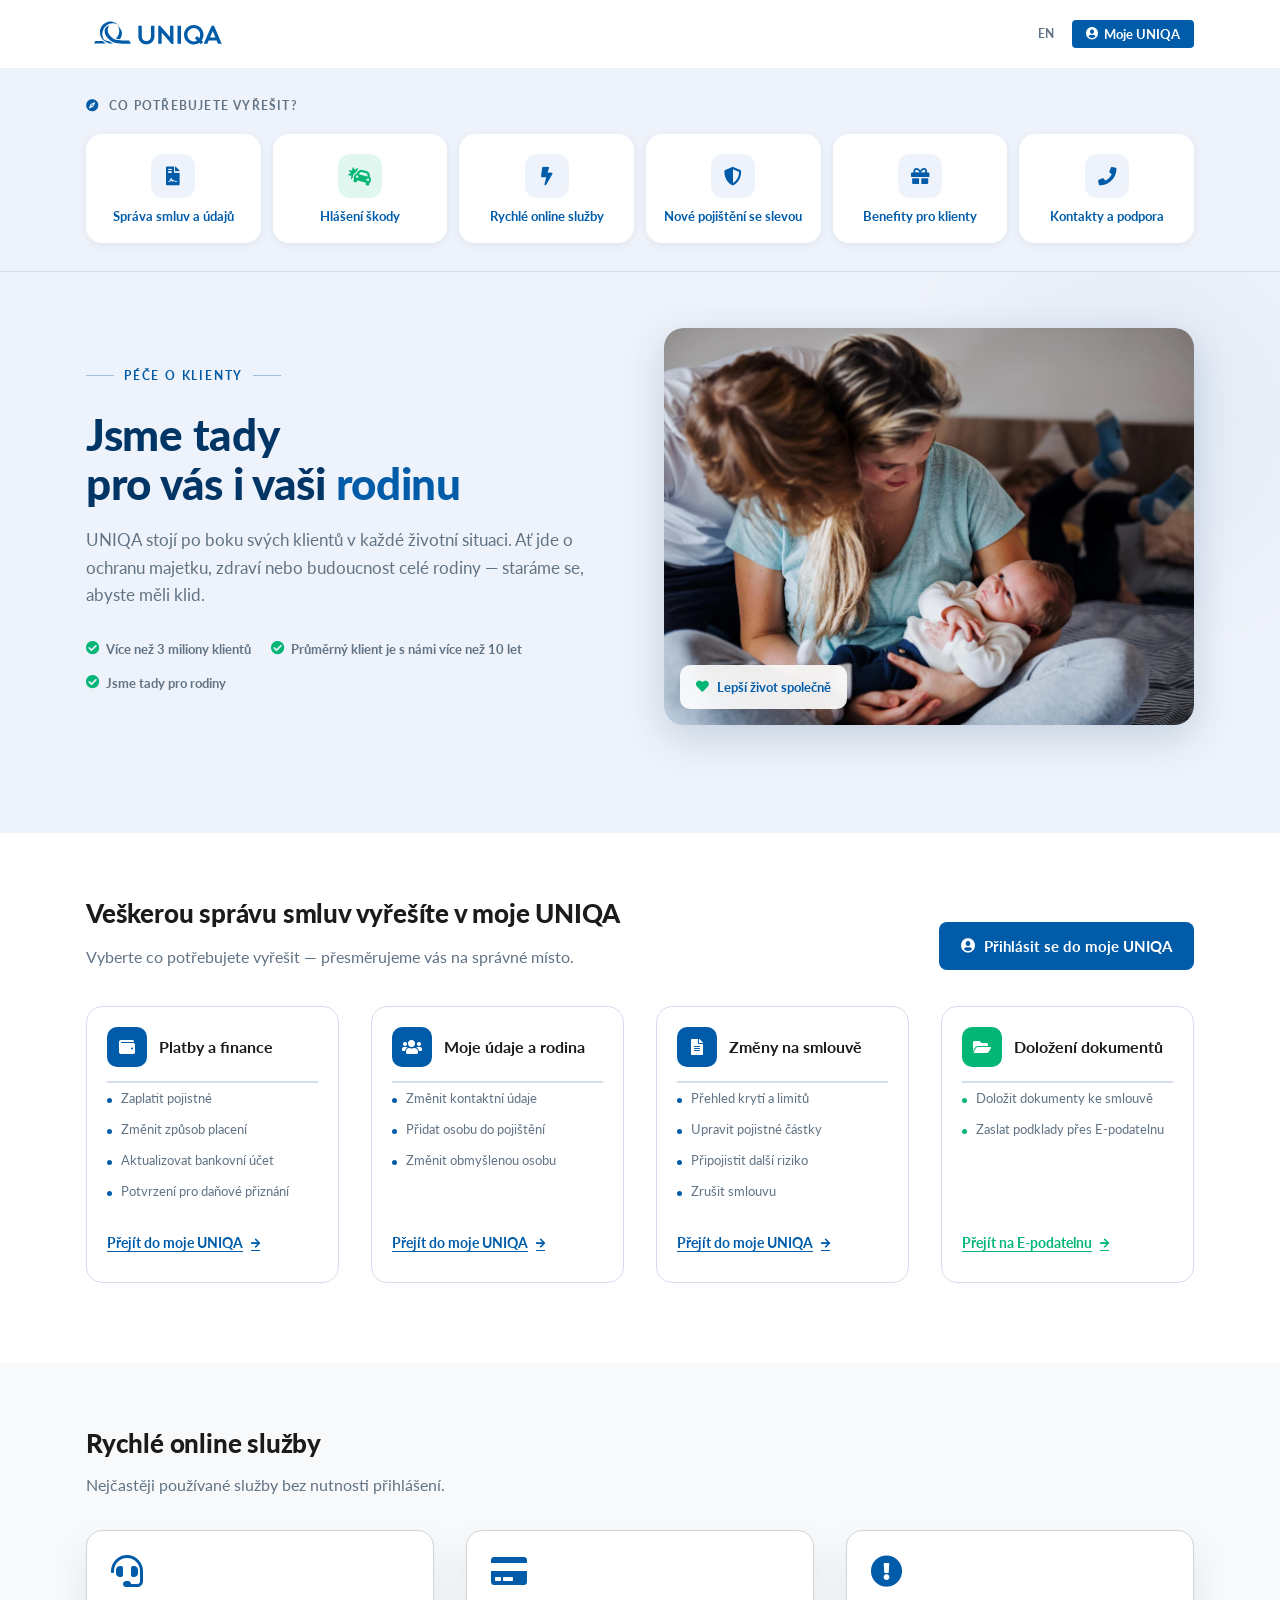
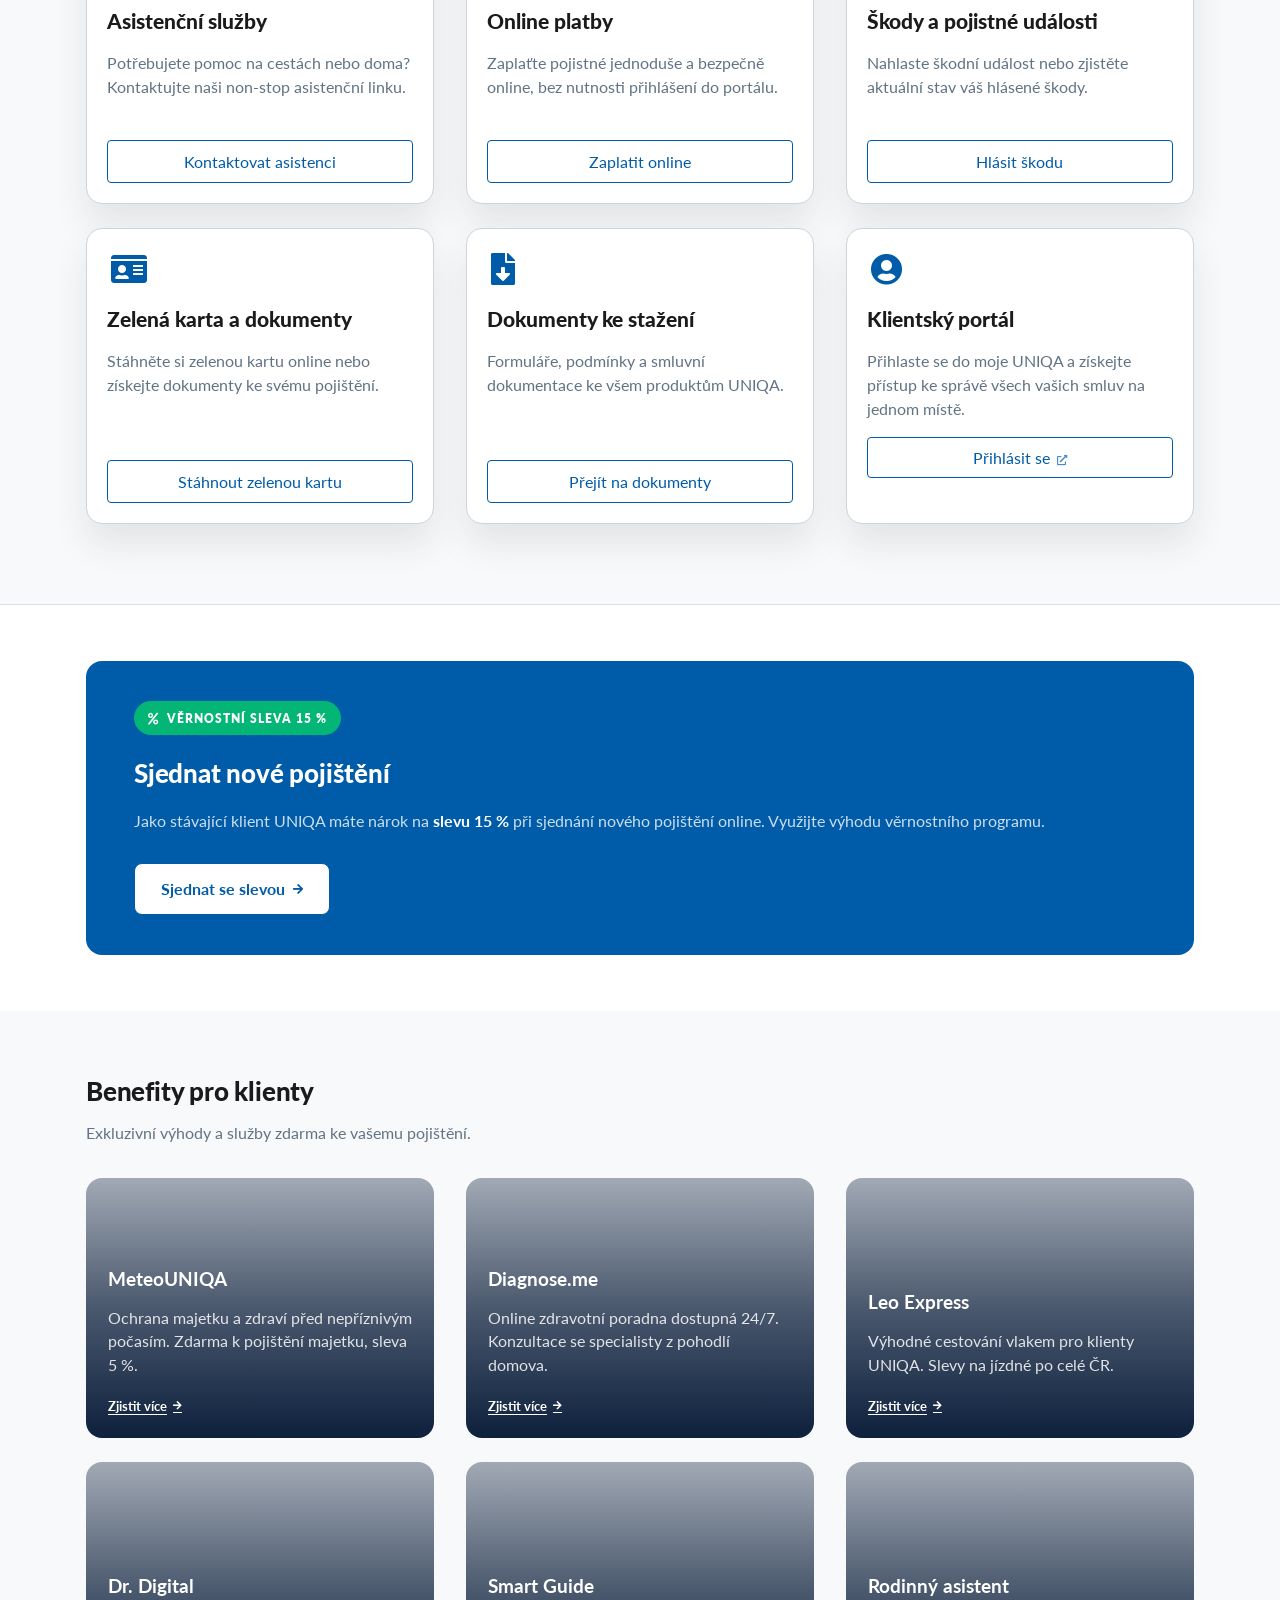
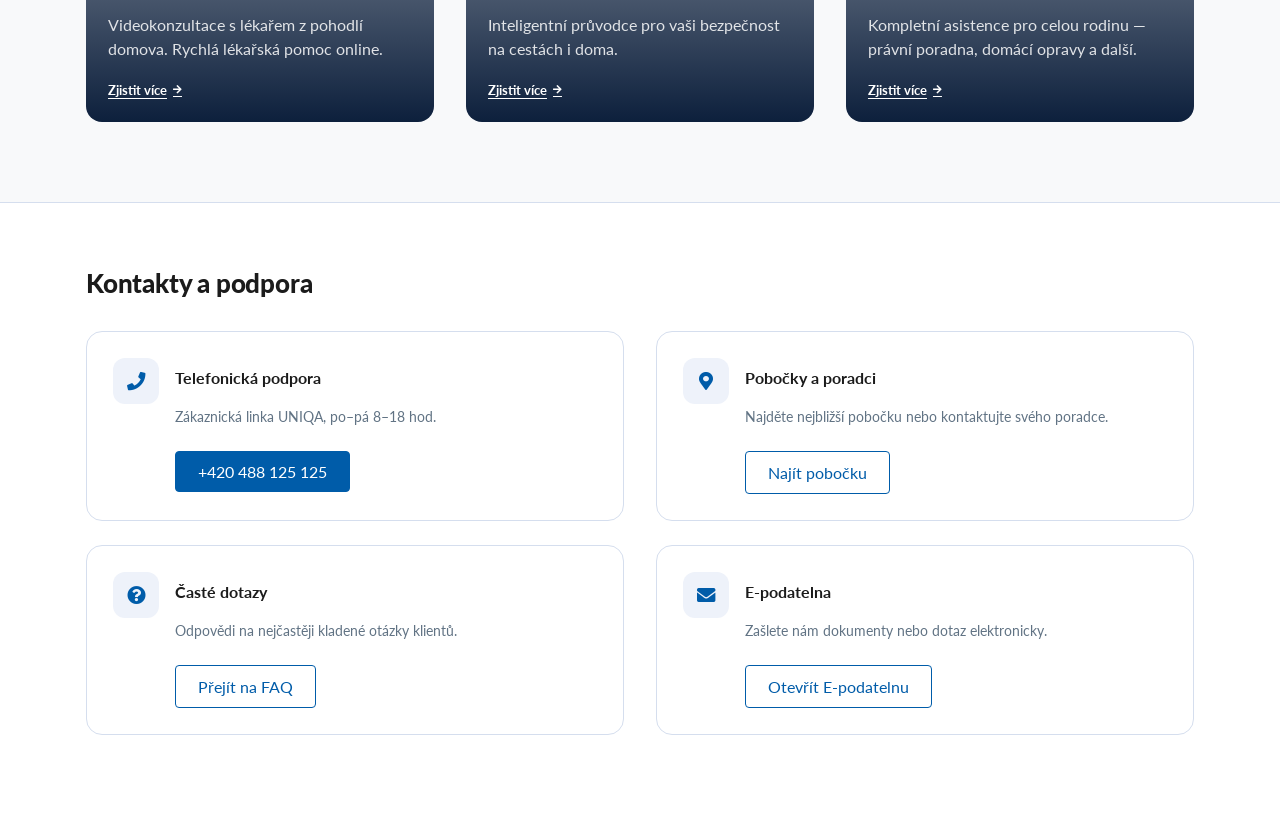
<file: pece-o-klienty-v2.html>
<!DOCTYPE html>
<html lang="cs">
<head>
  <meta charset="UTF-8">
  <meta name="viewport" content="width=device-width, initial-scale=1.0">
  <title>Péče o klienty — UNIQA</title>
  <link rel="preconnect" href="https://fonts.googleapis.com">
  <link href="https://fonts.googleapis.com/css2?family=Lato:ital,wght@0,300;0,400;0,700;0,900;1,400&family=Caveat:wght@400;700&display=swap" rel="stylesheet">
  <link rel="stylesheet" href="https://cdnjs.cloudflare.com/ajax/libs/font-awesome/5.15.4/css/all.min.css">
  <link rel="stylesheet" href="assets/css/uniqa.css">
  <style>
    :root {
      --blue:       #005ca9;
      --blue-dark:  #003566;
      --blue-light: #eef2fa;
      --blue-mid:   #d5deee;
      --green:      #03b675;
      --text:       #1b1b1b;
      --muted:      #617384;
      --white:      #fff;
      --radius:     16px;
    }
    body { font-family: 'Lato', Arial, sans-serif; color: var(--text); }
    @media (min-width: 992px) {
      .pece-o-klienty-item > ul.pece-o-klienty-mobile { display: none !important; }
    }

    /* HERO */
    .pece-hero { background: var(--blue-light); padding: 56px 0; position: relative; overflow: hidden; }
    .pece-hero::before {
      content: ''; position: absolute; right: -100px; top: -100px;
      width: 500px; height: 500px; border-radius: 50%;
      background: radial-gradient(circle, rgba(0,92,169,.06) 0%, transparent 70%); pointer-events: none;
    }

    /* Hero top: text + photo */
    .pece-hero__top { display: grid; grid-template-columns: 1fr 1fr; gap: 48px; align-items: center; padding-bottom: 52px; }
    @media (max-width: 991px) { .pece-hero__top { grid-template-columns: 1fr; gap: 32px; } }

    /* Left: text */
    .pece-hero__text { position: relative; z-index: 2; }
    .pece-hero__overline {
      display: inline-flex; align-items: center; gap: 10px;
      color: var(--blue); font-size: 0.78rem; font-weight: 700;
      letter-spacing: 1.8px; text-transform: uppercase; margin-bottom: 20px;
    }
    .pece-hero__overline::before, .pece-hero__overline::after {
      content: ''; display: block; height: 1px; width: 28px; background: var(--blue); opacity: .35;
    }
    .pece-hero h1 {
      font-size: clamp(1.85rem, 4vw, 2.75rem); font-weight: 900;
      color: var(--blue-dark); line-height: 1.12; margin: 0 0 18px; letter-spacing: -.3px;
    }
    .pece-hero h1 em { font-style: normal; color: var(--blue); }
    .pece-hero__sub {
      font-size: 1.05rem; color: var(--muted); line-height: 1.65;
      font-weight: 400; margin: 0 0 28px;
    }
    .pece-hero__trust {
      display: flex; flex-wrap: wrap; gap: 10px 20px;
      font-size: 0.82rem; font-weight: 700; color: var(--muted);
    }
    .pece-hero__trust-item { display: flex; align-items: center; gap: 6px; }
    .pece-hero__trust-item i { color: var(--green); font-size: 0.85rem; }

    /* Right: photo */
    .pece-hero__photo {
      position: relative; border-radius: 20px; overflow: hidden;
      aspect-ratio: 4 / 3; background: linear-gradient(140deg, #c8d8ee 0%, var(--blue-mid) 100%);
      display: flex; align-items: center; justify-content: center;
      box-shadow: 0 12px 40px rgba(0,53,102,.18);
    }
    .pece-hero__photo img {
      width: 100%; height: 100%; object-fit: cover; display: block;
    }
    .pece-hero__photo-placeholder {
      text-align: center; color: var(--blue); opacity: .55; padding: 20px;
    }
    .pece-hero__photo-placeholder i { font-size: 3rem; display: block; margin-bottom: 10px; }
    .pece-hero__photo-placeholder span { font-size: 0.85rem; font-weight: 600; }
    .pece-hero__photo-badge {
      position: absolute; bottom: 16px; left: 16px;
      background: rgba(255,255,255,.9); backdrop-filter: blur(8px);
      border-radius: 10px; padding: 10px 16px;
      font-size: 0.8rem; font-weight: 700; color: var(--blue);
      display: flex; align-items: center; gap: 8px;
    }
    .pece-hero__photo-badge i { color: var(--green); }

    /* QUICK-JUMP GRID */
    /* QUICK-JUMP GRID */
    .pece-jumps {
      display: grid; grid-template-columns: repeat(5, 1fr); gap: 12px;
      position: relative; z-index: 2;
    }
    @media (max-width: 991px) { .pece-jumps { grid-template-columns: repeat(3, 1fr); } }
    @media (max-width: 575px) { .pece-jumps { grid-template-columns: repeat(2, 1fr); gap: 10px; } }
    .pece-jump {
      display: flex; flex-direction: column; align-items: center; gap: 10px;
      background: #fff; border-radius: var(--radius);
      padding: 20px 12px 18px; text-decoration: none !important;
      color: var(--blue) !important; font-size: 0.81rem; font-weight: 700;
      line-height: 1.3; text-align: center; border: 2px solid transparent;
      box-shadow: 0 2px 12px rgba(0,0,0,.15);
      transition: border-color .18s, box-shadow .18s, transform .15s;
    }
    .pece-jump:hover {
      border-color: var(--blue-dark); box-shadow: 0 6px 24px rgba(0,0,0,.22);
      transform: translateY(-2px); color: var(--blue-dark) !important;
    }
    .pece-jump__icon {
      width: 44px; height: 44px; border-radius: 12px;
      background: var(--blue-light); display: flex; align-items: center;
      justify-content: center; font-size: 1.15rem; color: var(--blue); flex-shrink: 0;
    }

    /* ANCHOR NAV */
    .pece-anchor-nav {
      position: sticky; top: 0; z-index: 900; background: var(--white);
      border-bottom: 1px solid var(--blue-mid); box-shadow: 0 2px 8px rgba(0,0,0,.06);
    }
    .pece-anchor-nav__inner {
      display: flex; align-items: center; gap: 4px; padding: 8px 0;
      overflow-x: auto; scrollbar-width: none;
    }
    .pece-anchor-nav__inner::-webkit-scrollbar { display: none; }
    .pece-anchor-pill {
      display: inline-flex; align-items: center; gap: 7px; white-space: nowrap;
      padding: 7px 16px; border-radius: 100px; font-size: 0.83rem; font-weight: 700;
      color: var(--muted) !important; text-decoration: none !important;
      background: transparent; border: 1.5px solid transparent; transition: all .18s;
    }
    .pece-anchor-pill i { font-size: 0.82rem; }
    .pece-anchor-pill:hover, .pece-anchor-pill.active {
      color: var(--blue) !important; background: var(--blue-light); border-color: var(--blue-mid);
    }

    /* SECTIONS */
    .pece-section { padding: 56px 0; }
    .pece-section + .pece-section { border-top: 1px solid var(--blue-mid); }
    .pece-section.bg-light { background: var(--blue-light); border-top: none !important; }
    .pece-section h2 {
      font-size: 1.6rem; font-weight: 900; color: var(--text);
      margin: 0 0 6px; letter-spacing: -.2px;
    }
    .pece-section .section-lead { color: var(--muted); font-size: 1rem; margin: 0 0 32px; line-height: 1.55; }

    /* SPRÁVA — GATEWAY CARD */
    .sprava-gateway {
      background: linear-gradient(135deg, var(--blue-dark) 0%, var(--blue) 100%);
      border-radius: var(--radius); padding: 32px 40px;
      display: flex; align-items: center; justify-content: space-between;
      gap: 24px; margin-bottom: 36px; flex-wrap: wrap;
    }
    .sprava-gateway__text h3 { color: #fff; font-size: 1.2rem; font-weight: 700; margin: 0 0 7px; }
    .sprava-gateway__text p { color: rgba(255,255,255,.76); font-size: 0.92rem; margin: 0; line-height: 1.5; }
    .sprava-gateway__btn {
      display: inline-flex; align-items: center; gap: 9px;
      background: var(--white); color: var(--blue) !important; font-weight: 700;
      font-size: 0.93rem; padding: 12px 24px; border-radius: 8px;
      text-decoration: none !important; white-space: nowrap; flex-shrink: 0;
      transition: background .18s, transform .15s;
    }
    .sprava-gateway__btn:hover { background: var(--blue-light); transform: translateY(-1px); }

    /* SERVICE CARDS */
    .md-service-card { height: 100%; display: flex; flex-direction: column; border-radius: var(--radius) !important; }
    .md-service-card__content { flex: 1; display: flex; flex-direction: column; }
    .md-service-card__content .btn { margin-top: auto; }
    .md-service-card__badge {
      background: var(--blue); color: #fff; font-size: 0.68rem; font-weight: 700;
      padding: 3px 9px; border-radius: 4px; display: inline-block;
      margin-bottom: 10px; text-transform: uppercase; letter-spacing: .5px;
    }

    /* PROMO BANNER */
    .promo-banner {
      background: var(--blue); border-radius: var(--radius); padding: 40px 48px;
      display: flex; align-items: center; justify-content: space-between; gap: 28px; flex-wrap: wrap;
    }
    .promo-banner__left h2 { color: #fff; margin: 0 0 10px; }
    .promo-banner__left p { color: rgba(255,255,255,.8); margin: 0; font-size: 1rem; }
    .promo-banner__left strong { color: #fff; }
    .promo-badge {
      display: inline-block; background: var(--green); color: #fff;
      font-size: 0.73rem; font-weight: 800; letter-spacing: 1px;
      text-transform: uppercase; padding: 5px 14px; border-radius: 100px; margin-bottom: 14px;
    }
    .btn-white {
      background: #fff; color: var(--blue) !important; font-weight: 700; padding: 13px 26px;
      border-radius: 8px; text-decoration: none !important; font-size: 0.97rem; white-space: nowrap;
      transition: background .18s, transform .15s; display: inline-flex; align-items: center; gap: 8px;
    }
    .btn-white:hover { background: var(--blue-light); transform: translateY(-1px); }

    /* BENEFIT CARDS */
    .benefit-card {
      border-radius: var(--radius); overflow: hidden; height: 100%;
      min-height: 260px; display: flex; flex-direction: column;
      position: relative; background-size: cover; background-position: center;
      border: none;
      transition: transform .2s, box-shadow .2s;
    }
    .benefit-card::before {
      content: ''; position: absolute; inset: 0; z-index: 1;
      background: linear-gradient(to top, rgba(0,20,50,.95) 0%, rgba(0,20,50,.7) 50%, rgba(0,20,50,.35) 100%);
    }
    .benefit-card:hover { transform: translateY(-3px); box-shadow: 0 14px 36px rgba(0,0,0,.28); }
    .benefit-card__body {
      position: relative; z-index: 2; margin-top: auto; padding: 22px 22px 20px;
    }
    .benefit-card h3 { font-size: 1.2rem; font-weight: 700; color: #fff; margin: 0 0 8px; }
    .benefit-card p { color: rgba(255,255,255,.85); font-size: 0.97rem; margin: 0 0 16px; line-height: 1.5; }
    .benefit-card .btn-benefit {
      display: inline-flex; align-items: center; gap: 6px;
      font-size: 0.82rem; font-weight: 700; color: #fff !important;
      text-decoration: underline !important; text-underline-offset: 3px;
      background: none; border: none; padding: 0; cursor: pointer;
      transition: opacity .15s;
    }
    .benefit-card .btn-benefit:hover { opacity: .75; }

    /* CONTACT CARDS */
    .kontakt-card {
      background: var(--white); border-radius: var(--radius); padding: 26px;
      border: 1.5px solid var(--blue-mid); display: flex; align-items: flex-start; gap: 16px;
      height: 100%; transition: border-color .18s, box-shadow .18s;
    }
    .kontakt-card:hover { border-color: var(--blue); box-shadow: 0 4px 14px rgba(0,92,169,.1); }
    .kontakt-card__icon {
      width: 46px; height: 46px; flex-shrink: 0; border-radius: 12px;
      background: var(--blue-light); display: flex; align-items: center;
      justify-content: center; font-size: 1.15rem; color: var(--blue);
    }
    .kontakt-card h3 { font-size: 1rem; font-weight: 700; margin: 0 0 5px; }
    .kontakt-card p { color: var(--muted); font-size: 0.88rem; margin: 0 0 12px; }
    .ext-icon { font-size: 0.65em; vertical-align: middle; margin-left: 3px; opacity: .7; }


    /* "Co hledáte" label */
    .pece-search-label {
      display: flex; align-items: center; gap: 14px;
      color: rgba(255,255,255,.75); font-size: 0.8rem; font-weight: 700;
      letter-spacing: 1.2px; text-transform: uppercase; margin-bottom: 16px;
    }
    .pece-search-label::after {
      content: ''; flex: 1; height: 1px; background: rgba(255,255,255,.2);
    }
    .pece-search-label i { color: rgba(255,255,255,.75); }

    /* Anchor nav label */
    .pece-anchor-label {
      font-size: 0.75rem; font-weight: 700; color: var(--muted);
      letter-spacing: .8px; text-transform: uppercase; white-space: nowrap;
      padding-right: 8px; border-right: 1px solid var(--blue-mid); margin-right: 4px;
    }

    /* Hero bottom band */
    .pece-hero__bottom {
      background: var(--blue);
      padding: 36px 0 44px;
    }

    @media (max-width: 767px) {
      .pece-hero { padding: 44px 0 40px; }
      .sprava-gateway { padding: 22px 20px; }
      .promo-banner { padding: 28px 22px; }
    }

    /* ===== SPRÁVA KARET ===== */
    .sprava-section { background: var(--white); }
    .sprava-header { display: flex; align-items: flex-end; justify-content: space-between; gap: 24px; margin-bottom: 36px; flex-wrap: wrap; }
    .sprava-header h2 { margin: 0 0 8px; }
    .sprava-header .section-lead { margin: 0; }
    .sprava-login-btn {
      display: inline-flex; align-items: center; gap: 9px;
      background: var(--blue); color: #fff !important;
      font-weight: 700; font-size: 0.92rem; padding: 12px 22px;
      border-radius: 8px; text-decoration: none !important; white-space: nowrap;
      transition: background .18s, transform .15s; flex-shrink: 0;
    }
    .sprava-login-btn:hover { background: var(--blue-dark); transform: translateY(-1px); }

    .sprava-card {
      background: var(--white); border-radius: var(--radius);
      border: 1.5px solid var(--blue-mid); padding: 20px 20px 18px;
      height: 100%; display: flex; flex-direction: column;
      transition: border-color .18s, box-shadow .2s, transform .15s;
    }
    .sprava-card:hover { border-color: var(--blue); box-shadow: 0 6px 20px rgba(0,92,169,.12); transform: translateY(-2px); }

    .sprava-card__head { display: flex; align-items: center; gap: 12px; margin-bottom: 14px; }
    .sprava-card__icon {
      width: 40px; height: 40px; border-radius: 10px; flex-shrink: 0;
      background: var(--blue); color: #fff;
      display: flex; align-items: center; justify-content: center; font-size: 1rem;
    }
    .sprava-card.card-epodatelna .sprava-card__icon { background: var(--green); }
    .sprava-card__title { font-size: 0.97rem; font-weight: 700; color: var(--text); margin: 0; }

    .sprava-card__tasks {
      list-style: none; padding: 0; margin: 0 0 16px; flex: 1;
      border-top: 2px solid var(--blue-mid);
    }
    .sprava-card__tasks li {
      display: flex; align-items: baseline; gap: 9px;
      padding: 6px 0;
      font-size: 0.84rem; color: var(--muted); line-height: 1.4;
    }
    .sprava-card__tasks li::before {
      content: ''; flex-shrink: 0; width: 5px; height: 5px;
      border-radius: 50%; background: var(--blue); margin-top: 5px;
    }
    .sprava-card.card-epodatelna .sprava-card__tasks li::before { background: var(--green); }

    .sprava-card__cta {
      display: inline-flex; align-items: center; gap: 8px; align-self: flex-start;
      font-size: 0.88rem; font-weight: 700; color: var(--blue) !important;
      text-decoration: underline !important; text-underline-offset: 3px; padding: 9px 0;
      transition: color .18s;
    }
    .sprava-card__cta:hover { color: var(--blue-dark) !important; }
    .sprava-card.card-epodatelna .sprava-card__cta { color: var(--green) !important; }
    .sprava-card.card-epodatelna .sprava-card__cta:hover { color: #028a58 !important; }

    /* ===== HEADER 2×2 GRID ===== */
    @media (min-width: 992px) {
      #main-navbar > li > a { font-size: 0.83rem !important; padding-left: 8px !important; padding-right: 8px !important; }
    }
    /* Ukotvit header pro absolutní pozicování */
    header.ly-header { position: relative !important; }
    /* Skrýt původní menu-right flex položky, nechat jen toggler */
    .menu-right { position: static !important; }

    /* Grid absolutně vpravo v headeru */
    .hdr-quad {
      position: absolute;
      right: 24px;
      top: 50%;
      transform: translateY(-50%);
      display: grid;
      grid-template-columns: 1fr auto;
      grid-template-rows: auto auto;
      gap: 4px;
      z-index: 100;
    }
    /* Utility — EN a lupa */
    .hdr-util {
      display: flex; align-items: center; justify-content: center;
      font-size: 0.75rem; font-weight: 700;
      color: #617384 !important; text-decoration: none !important;
      padding: 4px 8px; line-height: 1; border-radius: 4px;
    }
    .hdr-util:hover { color: #005ca9 !important; background: #eef2fa; }
    .hdr-util i { font-size: 0.9rem; }
    /* CTA tlačítka */
    .hdr-cta {
      display: flex; align-items: center; justify-content: center; gap: 6px;
      font-size: 0.8rem; font-weight: 700; line-height: 1;
      padding: 8px 14px; border-radius: 4px;
      text-decoration: none !important; white-space: nowrap;
      transition: opacity .15s; border: none;
    }
    .hdr-cta:hover { opacity: .87; }
    .hdr-cta--green { background: #03b675; color: #fff !important; }
    .hdr-cta--blue  { background: #005ca9; color: #fff !important; }

    /* ===== ROZCESTNÍKOVÝ HEADER (V2) ===== */
    .ph-header { background: var(--white); border-bottom: 1px solid var(--blue-mid); }
    .ph-header__top { padding: 16px 0; }
    .ph-header__top-inner { display: flex; align-items: center; justify-content: space-between; gap: 16px; flex-wrap: wrap; }
    .ph-header__logo img { height: 36px; display: block; }
    .ph-header__actions { display: flex; align-items: center; gap: 10px; }

    .ph-directory { background: var(--blue-light); padding: 24px 0 28px; }
    .ph-directory__label {
      display: flex; align-items: center; gap: 10px;
      font-size: 0.78rem; font-weight: 700; color: var(--muted);
      letter-spacing: 1.2px; text-transform: uppercase; margin: 0 0 14px;
    }
    .ph-directory__label i { color: var(--blue); }
    .ph-directory__grid { display: grid; grid-template-columns: repeat(6, 1fr); gap: 12px; }
    @media (max-width: 991px) { .ph-directory__grid { grid-template-columns: repeat(3, 1fr); } }
    @media (max-width: 575px) { .ph-directory__grid { grid-template-columns: repeat(2, 1fr); gap: 10px; } }

    .ph-tile {
      display: flex; flex-direction: column; align-items: center; gap: 10px;
      background: var(--white); border-radius: var(--radius);
      padding: 18px 12px 16px; text-decoration: none !important;
      color: var(--blue) !important; font-size: 0.81rem; font-weight: 700;
      line-height: 1.3; text-align: center; border: 2px solid transparent;
      box-shadow: 0 2px 10px rgba(0,0,0,.06);
      transition: border-color .18s, box-shadow .18s, transform .15s;
    }
    .ph-tile:hover {
      border-color: var(--blue); box-shadow: 0 6px 20px rgba(0,0,0,.1);
      transform: translateY(-2px); color: var(--blue-dark) !important;
    }
    .ph-tile__icon {
      width: 44px; height: 44px; border-radius: 12px;
      background: var(--blue-light); display: flex; align-items: center;
      justify-content: center; font-size: 1.15rem; color: var(--blue); flex-shrink: 0;
    }
    .ph-tile__icon--green { background: rgba(3,182,117,.12); color: var(--green); }
  </style>
</head>
<body class="site">

<header class="ph-header">
  <div class="ph-header__top">
    <div class="container ph-header__top-inner">
      <a class="ph-header__logo" href="/" aria-label="Domovská stránka UNIQA">
        <img alt="UNIQA" src="assets/images/logo.svg">
      </a>
      <div class="ph-header__actions">
        <a href="/en/" class="hdr-util">EN</a>
        <a class="hdr-cta hdr-cta--blue" href="https://moje.uniqa.cz/" onclick="return openTargetBlank(this, event)">
          <i class="fas fa-user-circle"></i> Moje UNIQA
        </a>
      </div>
    </div>
  </div>

  <nav class="ph-directory" aria-label="Rozcestník péče o klienty">
    <div class="container">
      <p class="ph-directory__label"><i class="fas fa-compass"></i> Co potřebujete vyřešit?</p>
      <div class="ph-directory__grid">
        <a href="#sprava" class="ph-tile">
          <span class="ph-tile__icon"><i class="fas fa-file-contract"></i></span>
          Správa smluv a&nbsp;údajů
        </a>
        <a href="https://skody.uniqa.cz/" class="ph-tile" onclick="return openTargetBlank(this, event)">
          <span class="ph-tile__icon ph-tile__icon--green"><i class="fas fa-car-crash"></i></span>
          Hlášení škody
        </a>
        <a href="#sluzby" class="ph-tile">
          <span class="ph-tile__icon"><i class="fas fa-bolt"></i></span>
          Rychlé online&nbsp;služby
        </a>
        <a href="#sjednat" class="ph-tile">
          <span class="ph-tile__icon"><i class="fas fa-shield-alt"></i></span>
          Nové pojištění se&nbsp;slevou
        </a>
        <a href="#benefity" class="ph-tile">
          <span class="ph-tile__icon"><i class="fas fa-gift"></i></span>
          Benefity pro&nbsp;klienty
        </a>
        <a href="#kontakty" class="ph-tile">
          <span class="ph-tile__icon"><i class="fas fa-phone"></i></span>
          Kontakty a&nbsp;podpora
        </a>
      </div>
    </div>
  </nav>
</header>

<main id="main-content" class="ly-content-wrapper">
  <div class="ly-content">

    <!-- HERO -->
    <section class="pece-hero">
      <div class="container">

        <!-- Top: text + photo -->
        <div class="pece-hero__top">

          <!-- Left: text -->
          <div class="pece-hero__text">
            <p class="pece-hero__overline">Péče o klienty</p>
            <h1>Jsme tady<br>pro vás i vaši <em>rodinu</em></h1>
            <p class="pece-hero__sub">UNIQA stojí po boku svých klientů v každé životní situaci. Ať jde o ochranu majetku, zdraví nebo budoucnost celé rodiny&nbsp;— staráme se, abyste měli klid.</p>
            <div class="pece-hero__trust">
              <span class="pece-hero__trust-item"><i class="fas fa-check-circle"></i> Více než 3 miliony klientů</span>
              <span class="pece-hero__trust-item"><i class="fas fa-check-circle"></i> Průměrný klient je s námi více než 10 let</span>
              <span class="pece-hero__trust-item"><i class="fas fa-check-circle"></i> Jsme tady pro rodiny</span>
            </div>
          </div>

          <!-- Right: photo -->
          <div class="pece-hero__photo" id="hero-photo">
            <img src="hero.webp" alt="Rodina chráněná UNIQA">
            <div class="pece-hero__photo-badge">
              <i class="fas fa-heart"></i> Lepší život společně
            </div>
          </div>

        </div>

      </div>

    </section>

<!-- ====== SPRÁVA MÝCH SMLUV A ÚDAJŮ ====== -->
    <section class="pece-section sprava-section" id="sprava">
      <div class="container">

        <div class="sprava-header">
          <div>
            <h2 id="heading-0">Veškerou správu smluv vyřešíte v&nbsp;moje UNIQA</h2>
            <p class="section-lead">Vyberte co potřebujete vyřešit — přesměrujeme vás na správné místo.</p>
          </div>
          <a href="https://moje.uniqa.cz/" class="sprava-login-btn" onclick="return openTargetBlank(this, event)">
            <i class="fas fa-user-circle"></i> Přihlásit se do moje UNIQA
          </a>
        </div>

        <div class="row">

          <div class="col-md-6 col-lg-3 mb-4">
            <div class="sprava-card">
              <div class="sprava-card__head">
                <div class="sprava-card__icon"><i class="fas fa-wallet"></i></div>
                <h3 class="sprava-card__title">Platby a finance</h3>
              </div>
              <ul class="sprava-card__tasks">
                <li>Zaplatit pojistné</li>
                <li>Změnit způsob placení</li>
                <li>Aktualizovat bankovní účet</li>
                <li>Potvrzení pro daňové přiznání</li>
              </ul>
              <a href="https://moje.uniqa.cz/" class="sprava-card__cta" onclick="return openTargetBlank(this, event)">
                Přejít do moje UNIQA <i class="fas fa-arrow-right fa-xs"></i>
              </a>
            </div>
          </div>

          <div class="col-md-6 col-lg-3 mb-4">
            <div class="sprava-card">
              <div class="sprava-card__head">
                <div class="sprava-card__icon"><i class="fas fa-users"></i></div>
                <h3 class="sprava-card__title">Moje údaje a rodina</h3>
              </div>
              <ul class="sprava-card__tasks">
                <li>Změnit kontaktní údaje</li>
                <li>Přidat osobu do pojištění</li>
                <li>Změnit obmyšlenou osobu</li>
              </ul>
              <a href="https://moje.uniqa.cz/" class="sprava-card__cta" onclick="return openTargetBlank(this, event)">
                Přejít do moje UNIQA <i class="fas fa-arrow-right fa-xs"></i>
              </a>
            </div>
          </div>

          <div class="col-md-6 col-lg-3 mb-4">
            <div class="sprava-card">
              <div class="sprava-card__head">
                <div class="sprava-card__icon"><i class="fas fa-file-alt"></i></div>
                <h3 class="sprava-card__title">Změny na smlouvě</h3>
              </div>
              <ul class="sprava-card__tasks">
                <li>Přehled krytí a limitů</li>
                <li>Upravit pojistné částky</li>
                <li>Připojistit další riziko</li>
                <li>Zrušit smlouvu</li>
              </ul>
              <a href="https://moje.uniqa.cz/" class="sprava-card__cta" onclick="return openTargetBlank(this, event)">
                Přejít do moje UNIQA <i class="fas fa-arrow-right fa-xs"></i>
              </a>
            </div>
          </div>

          <div class="col-md-6 col-lg-3 mb-4">
            <div class="sprava-card card-epodatelna">
              <div class="sprava-card__head">
                <div class="sprava-card__icon"><i class="fas fa-folder-open"></i></div>
                <h3 class="sprava-card__title">Doložení dokumentů</h3>
              </div>
              <ul class="sprava-card__tasks">
                <li>Doložit dokumenty ke smlouvě</li>
                <li>Zaslat podklady přes E-podatelnu</li>
              </ul>
              <a href="https://epodatelna.uniqa.cz/" class="sprava-card__cta" onclick="return openTargetBlank(this, event)">
                Přejít na E-podatelnu <i class="fas fa-arrow-right fa-xs"></i>
              </a>
            </div>
          </div>

        </div>
      </div>
    </section>

    <!-- ====== RYCHLÉ ONLINE SLUŽBY ====== -->
    <section class="pece-section bg-light" id="sluzby">
      <div class="container">
        <div class="mb-4">
          <h2 id="heading-1">Rychlé online služby</h2>
          <p class="section-lead">Nejčastěji používané služby bez nutnosti přihlášení.</p>
        </div>
        <div class="row">

          <div class="col-md-6 col-lg-4 mb-4">
            <div class="md-service-card md-service-card--default">
              <div class="md-service-card__icon"><i class="fas fa-headset"></i></div>
              <div class="md-service-card__content">
                <h3>Asistenční služby</h3>
                <p>Potřebujete pomoc na cestách nebo doma? Kontaktujte naši non-stop asistenční linku.</p>
                <a class="btn" href="https://www.uniqa.cz/kontakty/#asistence">Kontaktovat asistenci</a>
              </div>
            </div>
          </div>

          <div class="col-md-6 col-lg-4 mb-4">
            <div class="md-service-card md-service-card--default">
              <div class="md-service-card__icon"><i class="fas fa-credit-card"></i></div>
              <div class="md-service-card__content">
                <h3>Online platby</h3>
                <p>Zaplaťte pojistné jednoduše a bezpečně online, bez nutnosti přihlášení do portálu.</p>
                <a class="btn" href="https://platba.uniqa.cz/public" onclick="return openTargetBlank(this, event)">Zaplatit online</a>
              </div>
            </div>
          </div>

          <div class="col-md-6 col-lg-4 mb-4">
            <div class="md-service-card md-service-card--default">
              <div class="md-service-card__icon"><i class="fas fa-exclamation-circle"></i></div>
              <div class="md-service-card__content">
                <h3>Škody a pojistné události</h3>
                <p>Nahlaste škodní událost nebo zjistěte aktuální stav váš hlásené škody.</p>
                <a class="btn" href="https://skody.uniqa.cz/" onclick="return openTargetBlank(this, event)">Hlásit škodu</a>
              </div>
            </div>
          </div>

          <div class="col-md-6 col-lg-4 mb-4">
            <div class="md-service-card md-service-card--default">
              <div class="md-service-card__icon"><i class="fas fa-id-card"></i></div>
              <div class="md-service-card__content">
                <h3>Zelená karta a dokumenty</h3>
                <p>Stáhněte si zelenou kartu online nebo získejte dokumenty ke svému pojištění.</p>
                <a class="btn" href="https://www.uniqa.cz/povinne-ruceni/zelena-karta/">Stáhnout zelenou kartu</a>
              </div>
            </div>
          </div>

          <div class="col-md-6 col-lg-4 mb-4">
            <div class="md-service-card md-service-card--default">
              <div class="md-service-card__icon"><i class="fas fa-file-download"></i></div>
              <div class="md-service-card__content">
                <h3>Dokumenty ke stažení</h3>
                <p>Formuláře, podmínky a smluvní dokumentace ke všem produktům UNIQA.</p>
                <a class="btn" href="https://www.uniqa.cz/dokumenty-ke-stazeni/">Přejít na dokumenty</a>
              </div>
            </div>
          </div>

          <div class="col-md-6 col-lg-4 mb-4">
            <div class="md-service-card md-service-card--default">
              <div class="md-service-card__icon"><i class="fas fa-user-circle"></i></div>
              <div class="md-service-card__content">
                <h3>Klientský portál</h3>
                <p>Přihlaste se do moje UNIQA a získejte přístup ke správě všech vašich smluv na jednom místě.</p>
                <a class="btn btn-primary" href="https://moje.uniqa.cz/" onclick="return openTargetBlank(this, event)">Přihlásit se <i class="fas fa-external-link-alt ext-icon"></i></a>
              </div>
            </div>
          </div>

        </div>
      </div>
    </section>

    <!-- ====== SJEDNAT NOVÉ POJIŠTĚNÍ ====== -->
    <section class="pece-section" id="sjednat">
      <div class="container">
        <div class="promo-banner">
          <div class="promo-banner__left">
            <span class="promo-badge"><i class="fas fa-percent"></i>&nbsp; Věrnostní sleva 15&nbsp;%</span>
            <h2 id="heading-2">Sjednat nové pojištění</h2>
            <p>Jako stávající klient UNIQA máte nárok na <strong>slevu 15&nbsp;%</strong> při sjednání nového pojištění online. Využijte výhodu věrnostního programu.</p>
          </div>
          <a class="btn-white" href="https://www.uniqa.cz/sjednani-on-line/">
            Sjednat se slevou <i class="fas fa-arrow-right fa-xs"></i>
          </a>
        </div>
      </div>
    </section>

    <!-- ====== BENEFITY PRO KLIENTY ====== -->
    <section class="pece-section bg-light" id="benefity">
      <div class="container">
        <div class="mb-4">
          <h2 id="heading-3">Benefity pro klienty</h2>
          <p class="section-lead">Exkluzivní výhody a služby zdarma ke vašemu pojištění.</p>
        </div>
        <div class="row">

          <div class="col-md-6 col-lg-4 mb-4">
            <!-- Foto: déšť / počasí / příroda -->
            <div class="benefit-card" style="background-image: url('https://picsum.photos/seed/storm/600/420')">
              <div class="benefit-card__body">
                <h3>MeteoUNIQA</h3>
                <p>Ochrana majetku a zdraví před nepříznivým počasím. Zdarma k pojištění majetku, sleva 5 %.</p>
                <a class="btn-benefit" href="https://www.uniqa.cz/meteouniqa/">Zjistit více <i class="fas fa-arrow-right fa-xs"></i></a>
              </div>
            </div>
          </div>

          <div class="col-md-6 col-lg-4 mb-4">
            <!-- Foto: lékař / zdraví / konzultace -->
            <div class="benefit-card" style="background-image: url('https://picsum.photos/seed/doctor/600/420')">
              <div class="benefit-card__body">
                <h3>Diagnose.me</h3>
                <p>Online zdravotní poradna dostupná 24/7. Konzultace se specialisty z pohodlí domova.</p>
                <a class="btn-benefit" href="#">Zjistit více <i class="fas fa-arrow-right fa-xs"></i></a>
              </div>
            </div>
          </div>

          <div class="col-md-6 col-lg-4 mb-4">
            <!-- Foto: vlak / cestování -->
            <div class="benefit-card" style="background-image: url('https://picsum.photos/seed/train/600/420')">
              <div class="benefit-card__body">
                <h3>Leo Express</h3>
                <p>Výhodné cestování vlakem pro klienty UNIQA. Slevy na jízdné po celé ČR.</p>
                <a class="btn-benefit" href="#">Zjistit více <i class="fas fa-arrow-right fa-xs"></i></a>
              </div>
            </div>
          </div>

          <div class="col-md-6 col-lg-4 mb-4">
            <!-- Foto: digitální / tech / video hovor -->
            <div class="benefit-card" style="background-image: url('https://picsum.photos/seed/laptop/600/420')">
              <div class="benefit-card__body">
                <h3>Dr. Digital</h3>
                <p>Videokonzultace s lékařem z pohodlí domova. Rychlá lékařská pomoc online.</p>
                <a class="btn-benefit" href="#">Zjistit více <i class="fas fa-arrow-right fa-xs"></i></a>
              </div>
            </div>
          </div>

          <div class="col-md-6 col-lg-4 mb-4">
            <!-- Foto: navigace / mapa / cesta -->
            <div class="benefit-card" style="background-image: url('https://picsum.photos/seed/journey/600/420')">
              <div class="benefit-card__body">
                <h3>Smart Guide</h3>
                <p>Inteligentní průvodce pro vaši bezpečnost na cestách i doma.</p>
                <a class="btn-benefit" href="#">Zjistit více <i class="fas fa-arrow-right fa-xs"></i></a>
              </div>
            </div>
          </div>

          <div class="col-md-6 col-lg-4 mb-4">
            <!-- Foto: rodina / domov -->
            <div class="benefit-card" style="background-image: url('https://picsum.photos/seed/family/600/420')">
              <div class="benefit-card__body">
                <h3>Rodinný asistent</h3>
                <p>Kompletní asistence pro celou rodinu — právní poradna, domácí opravy a další.</p>
                <a class="btn-benefit" href="#">Zjistit více <i class="fas fa-arrow-right fa-xs"></i></a>
              </div>
            </div>
          </div>

        </div>
      </div>
    </section>

    <!-- ====== KONTAKTY A PODPORA ====== -->
    <section class="pece-section" id="kontakty">
      <div class="container">
        <div class="mb-4">
          <h2 id="heading-4">Kontakty a podpora</h2>
        </div>
        <div class="row">

          <div class="col-md-6 mb-4">
            <div class="kontakt-card">
              <div class="kontakt-card__icon"><i class="fas fa-phone"></i></div>
              <div>
                <h3>Telefonická podpora</h3>
                <p>Zákaznická linka UNIQA, po–pá 8–18 hod.</p>
                <a class="btn btn-primary mt-2" href="tel:+420488125125">+420 488 125 125</a>
              </div>
            </div>
          </div>

          <div class="col-md-6 mb-4">
            <div class="kontakt-card">
              <div class="kontakt-card__icon"><i class="fas fa-map-marker-alt"></i></div>
              <div>
                <h3>Pobočky a poradci</h3>
                <p>Najděte nejbližší pobočku nebo kontaktujte svého poradce.</p>
                <a class="btn btn-primary-hollow mt-2" href="https://www.uniqa.cz/kontakty/sit-pobocek/">Najít pobočku</a>
              </div>
            </div>
          </div>

          <div class="col-md-6 mb-4">
            <div class="kontakt-card">
              <div class="kontakt-card__icon"><i class="fas fa-question-circle"></i></div>
              <div>
                <h3>Časté dotazy</h3>
                <p>Odpovědi na nejčastěji kladené otázky klientů.</p>
                <a class="btn btn-primary-hollow mt-2" href="https://www.uniqa.cz/faq-casto-kladene-otazky/">Přejít na FAQ</a>
              </div>
            </div>
          </div>

          <div class="col-md-6 mb-4">
            <div class="kontakt-card">
              <div class="kontakt-card__icon"><i class="fas fa-envelope"></i></div>
              <div>
                <h3>E-podatelna</h3>
                <p>Zašlete nám dokumenty nebo dotaz elektronicky.</p>
                <a class="btn btn-primary-hollow mt-2" href="https://epodatelna.uniqa.cz/" onclick="return openTargetBlank(this, event)">Otevřít E-podatelnu</a>
              </div>
            </div>
          </div>

        </div>
      </div>
    </section>

  </div>
</main>

<script src="assets/js/jquery-masonry.js"></script>
<script src="assets/js/uniqa-bundle.js"></script>

<script>
// Sticky scroll nav active state
$(document).ready(function() {
  var sections = $('section[id], h2[id]');
  var navLinks = $('.navbar-anchor a');
  $(window).on('scroll', function() {
    var scrollPos = $(document).scrollTop() + 120;
    sections.each(function() {
      var top = $(this).offset().top;
      var bottom = top + $(this).outerHeight();
      var id = $(this).attr('id');
      var anchor = id;
      // map heading IDs to anchor nav hrefs
      if (scrollPos >= top && scrollPos <= bottom) {
        navLinks.parent().removeClass('active');
        navLinks.filter('[href="#' + anchor + '"]').parent().addClass('active');
      }
    });
  });
});
</script>
</body>
</html>
</file>
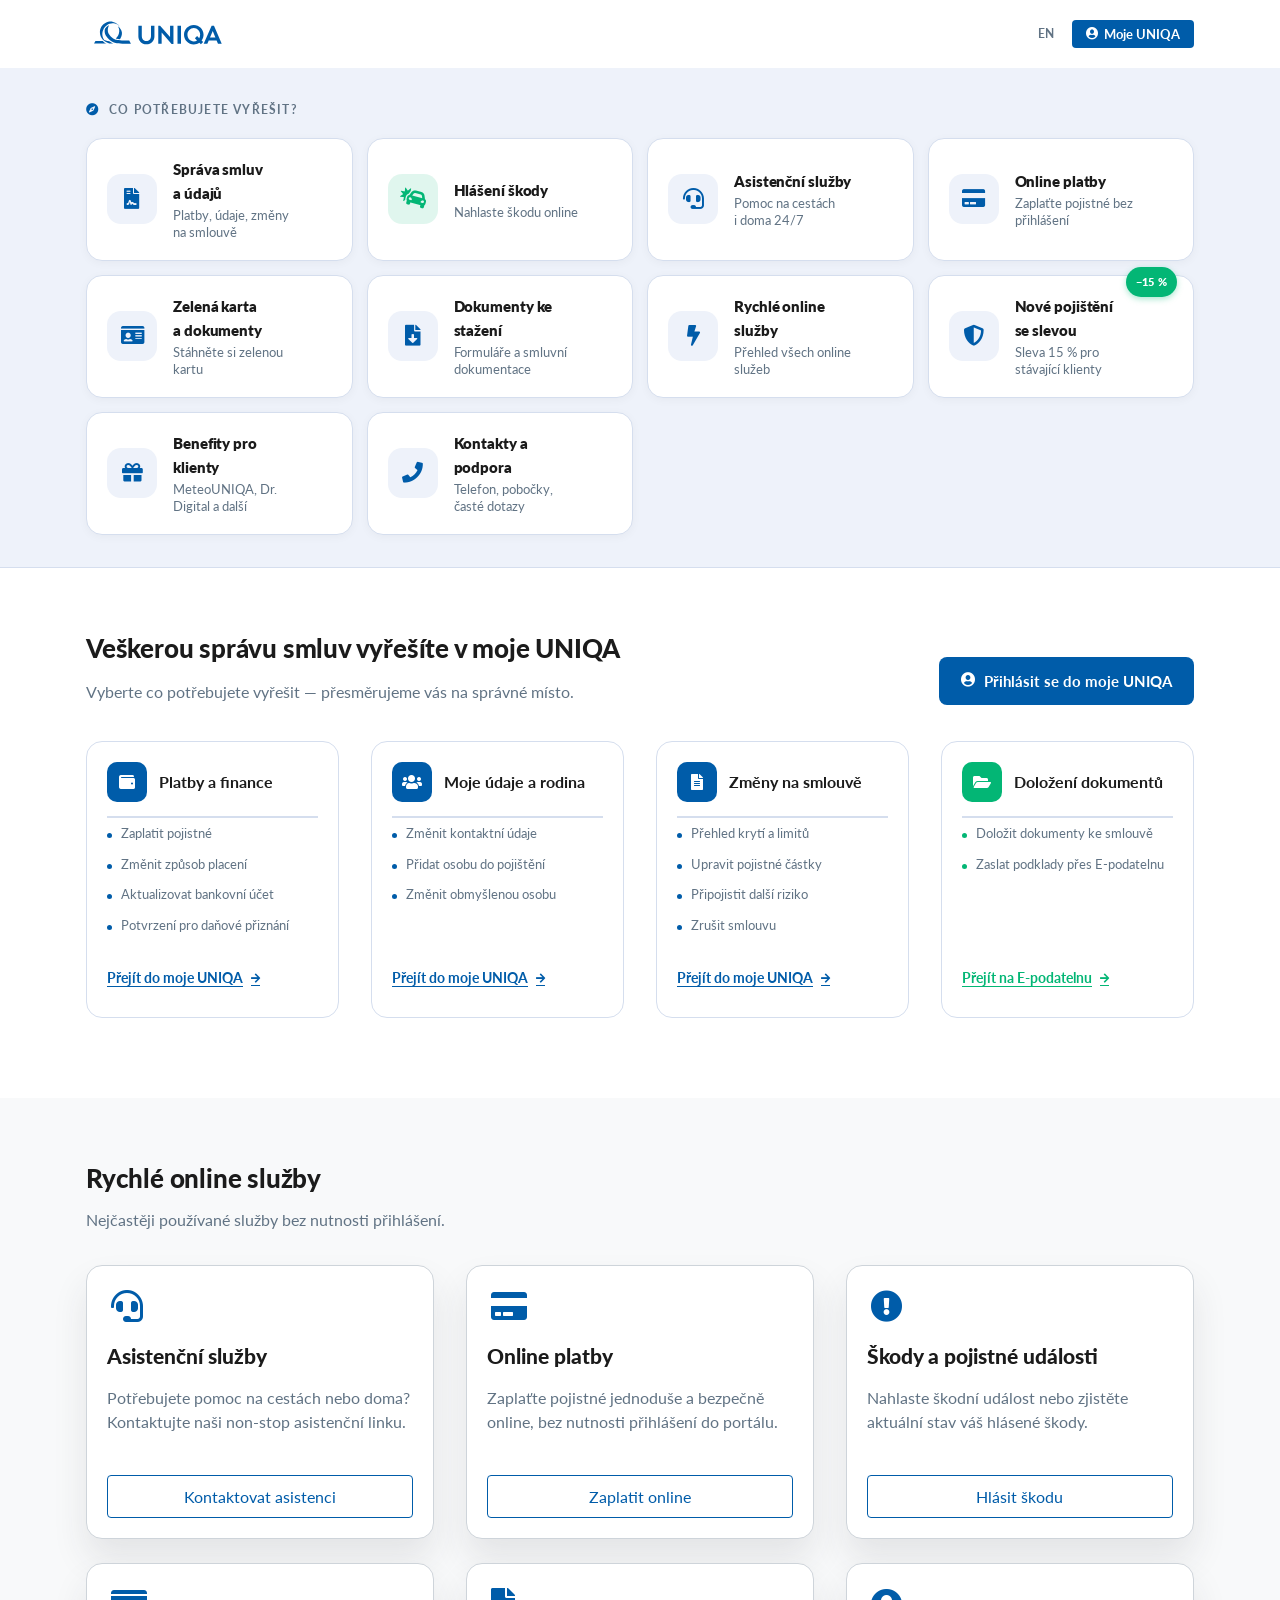
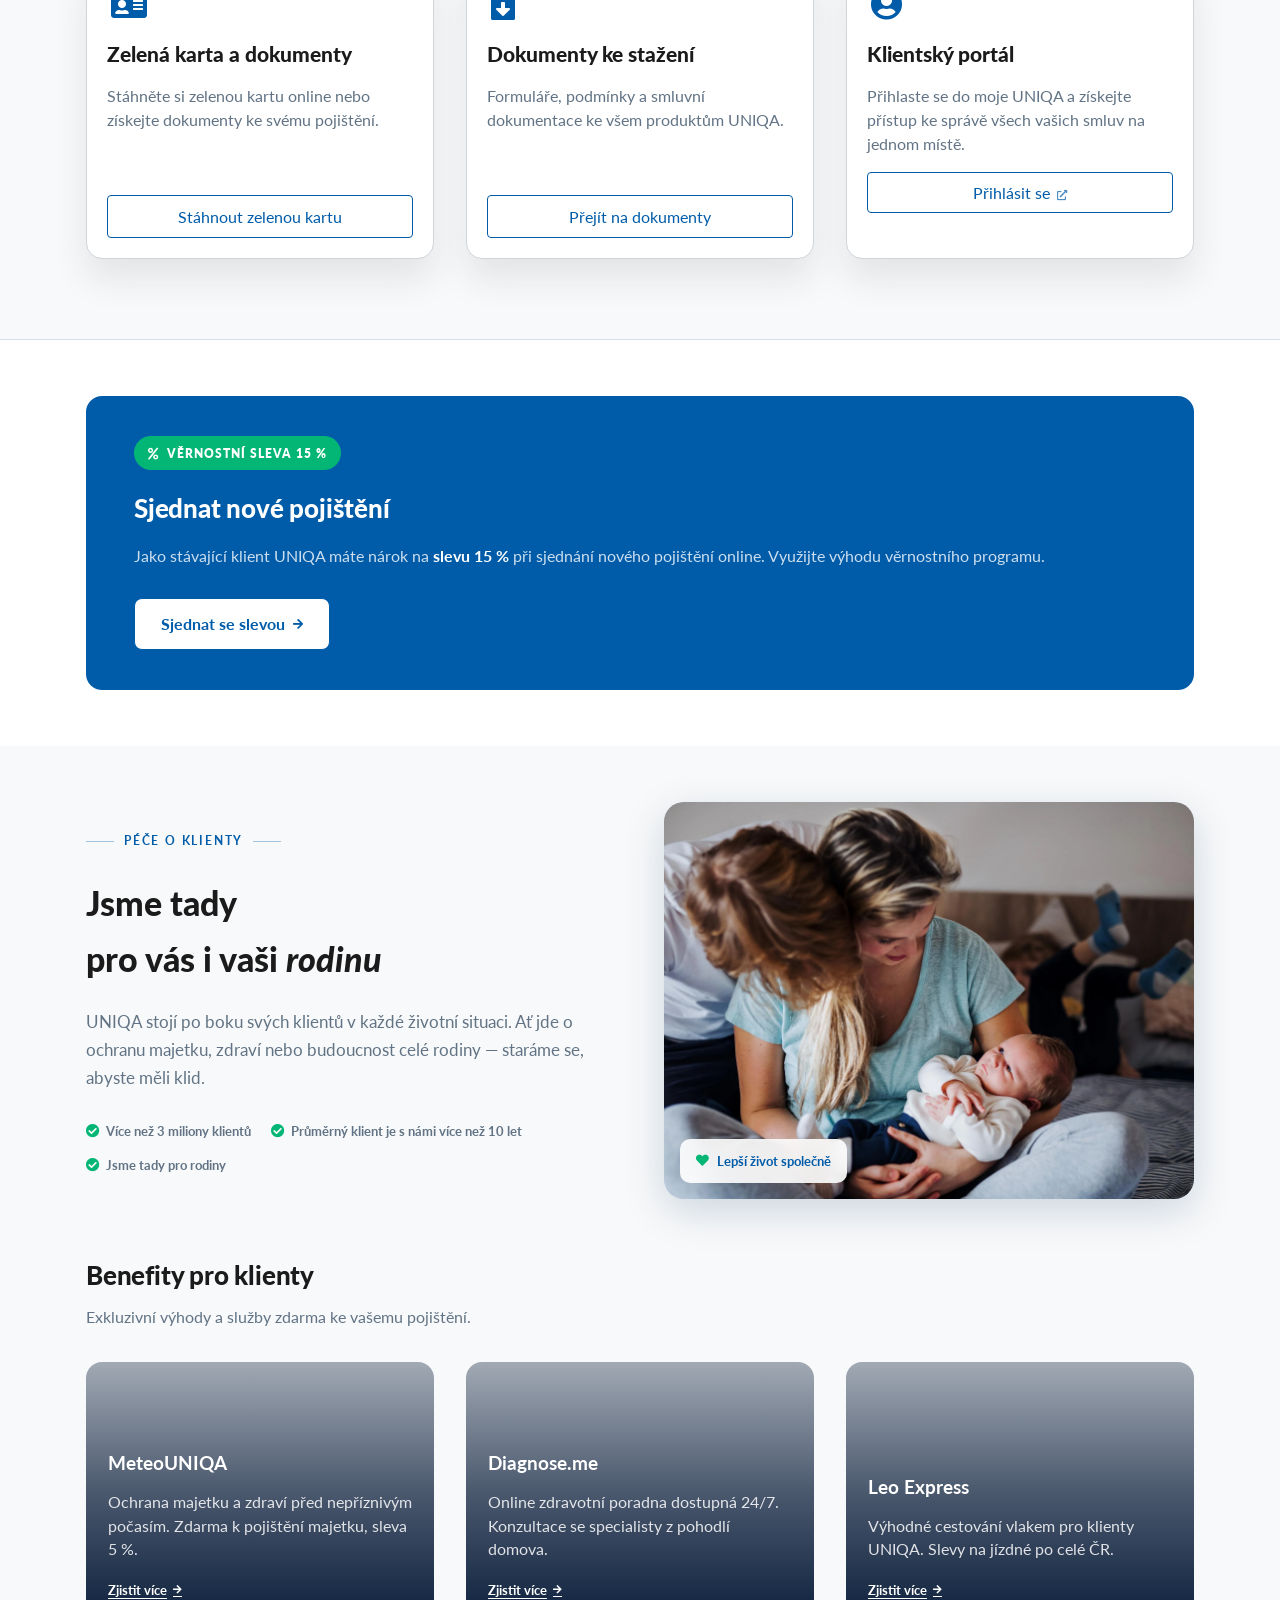
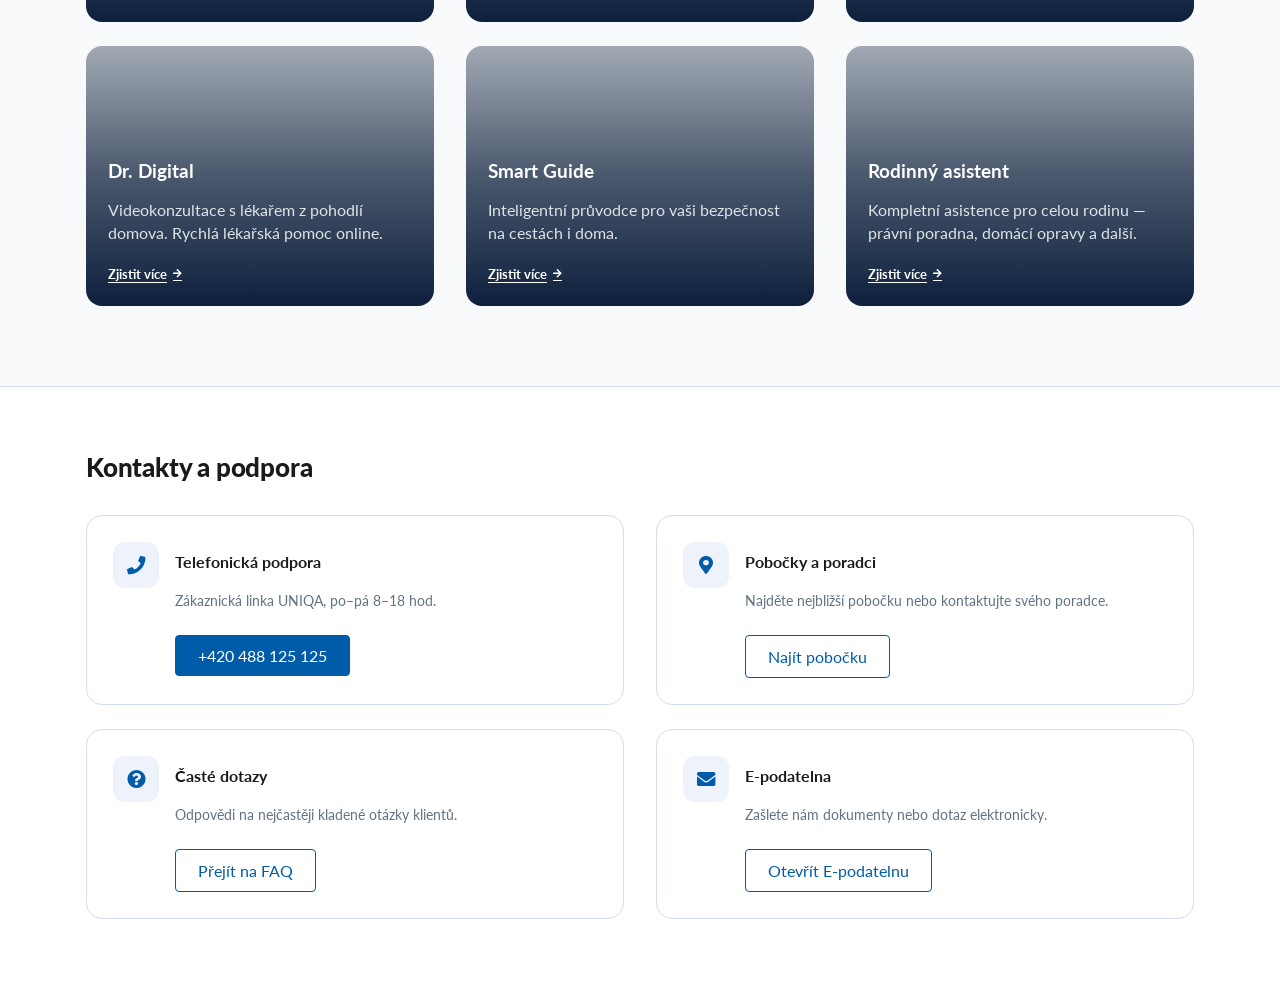
<file: pece-o-klienty-v3.html>
<!DOCTYPE html>
<html lang="cs">
<head>
  <meta charset="UTF-8">
  <meta name="viewport" content="width=device-width, initial-scale=1.0">
  <title>Péče o klienty — UNIQA</title>
  <link rel="preconnect" href="https://fonts.googleapis.com">
  <link href="https://fonts.googleapis.com/css2?family=Lato:ital,wght@0,300;0,400;0,700;0,900;1,400&family=Caveat:wght@400;700&display=swap" rel="stylesheet">
  <link rel="stylesheet" href="https://cdnjs.cloudflare.com/ajax/libs/font-awesome/5.15.4/css/all.min.css">
  <link rel="stylesheet" href="assets/css/uniqa.css">
  <style>
    :root {
      --blue:       #005ca9;
      --blue-dark:  #003566;
      --blue-light: #eef2fa;
      --blue-mid:   #d5deee;
      --green:      #03b675;
      --text:       #1b1b1b;
      --muted:      #617384;
      --white:      #fff;
      --radius:     16px;
    }
    body { font-family: 'Lato', Arial, sans-serif; color: var(--text); }
    @media (min-width: 992px) {
      .pece-o-klienty-item > ul.pece-o-klienty-mobile { display: none !important; }
    }

    /* Hero top: text + photo */
    .pece-hero__top { display: grid; grid-template-columns: 1fr 1fr; gap: 48px; align-items: center; padding-bottom: 52px; }
    @media (max-width: 991px) { .pece-hero__top { grid-template-columns: 1fr; gap: 32px; } }

    /* Left: text */
    .pece-hero__text { position: relative; z-index: 2; }
    .pece-hero__overline {
      display: inline-flex; align-items: center; gap: 10px;
      color: var(--blue); font-size: 0.78rem; font-weight: 700;
      letter-spacing: 1.8px; text-transform: uppercase; margin-bottom: 20px;
    }
    .pece-hero__overline::before, .pece-hero__overline::after {
      content: ''; display: block; height: 1px; width: 28px; background: var(--blue); opacity: .35;
    }
    .pece-hero h1 {
      font-size: clamp(1.85rem, 4vw, 2.75rem); font-weight: 900;
      color: var(--blue-dark); line-height: 1.12; margin: 0 0 18px; letter-spacing: -.3px;
    }
    .pece-hero h1 em { font-style: normal; color: var(--blue); }
    .pece-hero__sub {
      font-size: 1.05rem; color: var(--muted); line-height: 1.65;
      font-weight: 400; margin: 0 0 28px;
    }
    .pece-hero__trust {
      display: flex; flex-wrap: wrap; gap: 10px 20px;
      font-size: 0.82rem; font-weight: 700; color: var(--muted);
    }
    .pece-hero__trust-item { display: flex; align-items: center; gap: 6px; }
    .pece-hero__trust-item i { color: var(--green); font-size: 0.85rem; }

    /* Right: photo */
    .pece-hero__photo {
      position: relative; border-radius: 20px; overflow: hidden;
      aspect-ratio: 4 / 3; background: linear-gradient(140deg, #c8d8ee 0%, var(--blue-mid) 100%);
      display: flex; align-items: center; justify-content: center;
      box-shadow: 0 12px 40px rgba(0,53,102,.18);
    }
    .pece-hero__photo img {
      width: 100%; height: 100%; object-fit: cover; display: block;
    }
    .pece-hero__photo-placeholder {
      text-align: center; color: var(--blue); opacity: .55; padding: 20px;
    }
    .pece-hero__photo-placeholder i { font-size: 3rem; display: block; margin-bottom: 10px; }
    .pece-hero__photo-placeholder span { font-size: 0.85rem; font-weight: 600; }
    .pece-hero__photo-badge {
      position: absolute; bottom: 16px; left: 16px;
      background: rgba(255,255,255,.9); backdrop-filter: blur(8px);
      border-radius: 10px; padding: 10px 16px;
      font-size: 0.8rem; font-weight: 700; color: var(--blue);
      display: flex; align-items: center; gap: 8px;
    }
    .pece-hero__photo-badge i { color: var(--green); }

    /* QUICK-JUMP GRID */
    /* QUICK-JUMP GRID */
    .pece-jumps {
      display: grid; grid-template-columns: repeat(5, 1fr); gap: 12px;
      position: relative; z-index: 2;
    }
    @media (max-width: 991px) { .pece-jumps { grid-template-columns: repeat(3, 1fr); } }
    @media (max-width: 575px) { .pece-jumps { grid-template-columns: repeat(2, 1fr); gap: 10px; } }
    .pece-jump {
      display: flex; flex-direction: column; align-items: center; gap: 10px;
      background: #fff; border-radius: var(--radius);
      padding: 20px 12px 18px; text-decoration: none !important;
      color: var(--blue) !important; font-size: 0.81rem; font-weight: 700;
      line-height: 1.3; text-align: center; border: 2px solid transparent;
      box-shadow: 0 2px 12px rgba(0,0,0,.15);
      transition: border-color .18s, box-shadow .18s, transform .15s;
    }
    .pece-jump:hover {
      border-color: var(--blue-dark); box-shadow: 0 6px 24px rgba(0,0,0,.22);
      transform: translateY(-2px); color: var(--blue-dark) !important;
    }
    .pece-jump__icon {
      width: 44px; height: 44px; border-radius: 12px;
      background: var(--blue-light); display: flex; align-items: center;
      justify-content: center; font-size: 1.15rem; color: var(--blue); flex-shrink: 0;
    }

    /* ANCHOR NAV */
    .pece-anchor-nav {
      position: sticky; top: 0; z-index: 900; background: var(--white);
      border-bottom: 1px solid var(--blue-mid); box-shadow: 0 2px 8px rgba(0,0,0,.06);
    }
    .pece-anchor-nav__inner {
      display: flex; align-items: center; gap: 4px; padding: 8px 0;
      overflow-x: auto; scrollbar-width: none;
    }
    .pece-anchor-nav__inner::-webkit-scrollbar { display: none; }
    .pece-anchor-pill {
      display: inline-flex; align-items: center; gap: 7px; white-space: nowrap;
      padding: 7px 16px; border-radius: 100px; font-size: 0.83rem; font-weight: 700;
      color: var(--muted) !important; text-decoration: none !important;
      background: transparent; border: 1.5px solid transparent; transition: all .18s;
    }
    .pece-anchor-pill i { font-size: 0.82rem; }
    .pece-anchor-pill:hover, .pece-anchor-pill.active {
      color: var(--blue) !important; background: var(--blue-light); border-color: var(--blue-mid);
    }

    /* SECTIONS */
    .pece-section { padding: 56px 0; }
    .pece-section + .pece-section { border-top: 1px solid var(--blue-mid); }
    .pece-section.bg-light { background: var(--blue-light); border-top: none !important; }
    .pece-section h2 {
      font-size: 1.6rem; font-weight: 900; color: var(--text);
      margin: 0 0 6px; letter-spacing: -.2px;
    }
    .pece-section .section-lead { color: var(--muted); font-size: 1rem; margin: 0 0 32px; line-height: 1.55; }

    /* SPRÁVA — GATEWAY CARD */
    .sprava-gateway {
      background: linear-gradient(135deg, var(--blue-dark) 0%, var(--blue) 100%);
      border-radius: var(--radius); padding: 32px 40px;
      display: flex; align-items: center; justify-content: space-between;
      gap: 24px; margin-bottom: 36px; flex-wrap: wrap;
    }
    .sprava-gateway__text h3 { color: #fff; font-size: 1.2rem; font-weight: 700; margin: 0 0 7px; }
    .sprava-gateway__text p { color: rgba(255,255,255,.76); font-size: 0.92rem; margin: 0; line-height: 1.5; }
    .sprava-gateway__btn {
      display: inline-flex; align-items: center; gap: 9px;
      background: var(--white); color: var(--blue) !important; font-weight: 700;
      font-size: 0.93rem; padding: 12px 24px; border-radius: 8px;
      text-decoration: none !important; white-space: nowrap; flex-shrink: 0;
      transition: background .18s, transform .15s;
    }
    .sprava-gateway__btn:hover { background: var(--blue-light); transform: translateY(-1px); }

    /* SERVICE CARDS */
    .md-service-card { height: 100%; display: flex; flex-direction: column; border-radius: var(--radius) !important; }
    .md-service-card__content { flex: 1; display: flex; flex-direction: column; }
    .md-service-card__content .btn { margin-top: auto; }
    .md-service-card__badge {
      background: var(--blue); color: #fff; font-size: 0.68rem; font-weight: 700;
      padding: 3px 9px; border-radius: 4px; display: inline-block;
      margin-bottom: 10px; text-transform: uppercase; letter-spacing: .5px;
    }

    /* PROMO BANNER */
    .promo-banner {
      background: var(--blue); border-radius: var(--radius); padding: 40px 48px;
      display: flex; align-items: center; justify-content: space-between; gap: 28px; flex-wrap: wrap;
    }
    .promo-banner__left h2 { color: #fff; margin: 0 0 10px; }
    .promo-banner__left p { color: rgba(255,255,255,.8); margin: 0; font-size: 1rem; }
    .promo-banner__left strong { color: #fff; }
    .promo-badge {
      display: inline-block; background: var(--green); color: #fff;
      font-size: 0.73rem; font-weight: 800; letter-spacing: 1px;
      text-transform: uppercase; padding: 5px 14px; border-radius: 100px; margin-bottom: 14px;
    }
    .btn-white {
      background: #fff; color: var(--blue) !important; font-weight: 700; padding: 13px 26px;
      border-radius: 8px; text-decoration: none !important; font-size: 0.97rem; white-space: nowrap;
      transition: background .18s, transform .15s; display: inline-flex; align-items: center; gap: 8px;
    }
    .btn-white:hover { background: var(--blue-light); transform: translateY(-1px); }

    /* BENEFIT CARDS */
    .benefit-card {
      border-radius: var(--radius); overflow: hidden; height: 100%;
      min-height: 260px; display: flex; flex-direction: column;
      position: relative; background-size: cover; background-position: center;
      border: none;
      transition: transform .2s, box-shadow .2s;
    }
    .benefit-card::before {
      content: ''; position: absolute; inset: 0; z-index: 1;
      background: linear-gradient(to top, rgba(0,20,50,.95) 0%, rgba(0,20,50,.7) 50%, rgba(0,20,50,.35) 100%);
    }
    .benefit-card:hover { transform: translateY(-3px); box-shadow: 0 14px 36px rgba(0,0,0,.28); }
    .benefit-card__body {
      position: relative; z-index: 2; margin-top: auto; padding: 22px 22px 20px;
    }
    .benefit-card h3 { font-size: 1.2rem; font-weight: 700; color: #fff; margin: 0 0 8px; }
    .benefit-card p { color: rgba(255,255,255,.85); font-size: 0.97rem; margin: 0 0 16px; line-height: 1.5; }
    .benefit-card .btn-benefit {
      display: inline-flex; align-items: center; gap: 6px;
      font-size: 0.82rem; font-weight: 700; color: #fff !important;
      text-decoration: underline !important; text-underline-offset: 3px;
      background: none; border: none; padding: 0; cursor: pointer;
      transition: opacity .15s;
    }
    .benefit-card .btn-benefit:hover { opacity: .75; }

    /* CONTACT CARDS */
    .kontakt-card {
      background: var(--white); border-radius: var(--radius); padding: 26px;
      border: 1.5px solid var(--blue-mid); display: flex; align-items: flex-start; gap: 16px;
      height: 100%; transition: border-color .18s, box-shadow .18s;
    }
    .kontakt-card:hover { border-color: var(--blue); box-shadow: 0 4px 14px rgba(0,92,169,.1); }
    .kontakt-card__icon {
      width: 46px; height: 46px; flex-shrink: 0; border-radius: 12px;
      background: var(--blue-light); display: flex; align-items: center;
      justify-content: center; font-size: 1.15rem; color: var(--blue);
    }
    .kontakt-card h3 { font-size: 1rem; font-weight: 700; margin: 0 0 5px; }
    .kontakt-card p { color: var(--muted); font-size: 0.88rem; margin: 0 0 12px; }
    .ext-icon { font-size: 0.65em; vertical-align: middle; margin-left: 3px; opacity: .7; }


    /* "Co hledáte" label */
    .pece-search-label {
      display: flex; align-items: center; gap: 14px;
      color: rgba(255,255,255,.75); font-size: 0.8rem; font-weight: 700;
      letter-spacing: 1.2px; text-transform: uppercase; margin-bottom: 16px;
    }
    .pece-search-label::after {
      content: ''; flex: 1; height: 1px; background: rgba(255,255,255,.2);
    }
    .pece-search-label i { color: rgba(255,255,255,.75); }

    /* Anchor nav label */
    .pece-anchor-label {
      font-size: 0.75rem; font-weight: 700; color: var(--muted);
      letter-spacing: .8px; text-transform: uppercase; white-space: nowrap;
      padding-right: 8px; border-right: 1px solid var(--blue-mid); margin-right: 4px;
    }

    /* Hero bottom band */
    .pece-hero__bottom {
      background: var(--blue);
      padding: 36px 0 44px;
    }

    @media (max-width: 767px) {
      .sprava-gateway { padding: 22px 20px; }
      .promo-banner { padding: 28px 22px; }
    }

    /* ===== SPRÁVA KARET ===== */
    .sprava-section { background: var(--white); }
    .sprava-header { display: flex; align-items: flex-end; justify-content: space-between; gap: 24px; margin-bottom: 36px; flex-wrap: wrap; }
    .sprava-header h2 { margin: 0 0 8px; }
    .sprava-header .section-lead { margin: 0; }
    .sprava-login-btn {
      display: inline-flex; align-items: center; gap: 9px;
      background: var(--blue); color: #fff !important;
      font-weight: 700; font-size: 0.92rem; padding: 12px 22px;
      border-radius: 8px; text-decoration: none !important; white-space: nowrap;
      transition: background .18s, transform .15s; flex-shrink: 0;
    }
    .sprava-login-btn:hover { background: var(--blue-dark); transform: translateY(-1px); }

    .sprava-card {
      background: var(--white); border-radius: var(--radius);
      border: 1.5px solid var(--blue-mid); padding: 20px 20px 18px;
      height: 100%; display: flex; flex-direction: column;
      transition: border-color .18s, box-shadow .2s, transform .15s;
    }
    .sprava-card:hover { border-color: var(--blue); box-shadow: 0 6px 20px rgba(0,92,169,.12); transform: translateY(-2px); }

    .sprava-card__head { display: flex; align-items: center; gap: 12px; margin-bottom: 14px; }
    .sprava-card__icon {
      width: 40px; height: 40px; border-radius: 10px; flex-shrink: 0;
      background: var(--blue); color: #fff;
      display: flex; align-items: center; justify-content: center; font-size: 1rem;
    }
    .sprava-card.card-epodatelna .sprava-card__icon { background: var(--green); }
    .sprava-card__title { font-size: 0.97rem; font-weight: 700; color: var(--text); margin: 0; }

    .sprava-card__tasks {
      list-style: none; padding: 0; margin: 0 0 16px; flex: 1;
      border-top: 2px solid var(--blue-mid);
    }
    .sprava-card__tasks li {
      display: flex; align-items: baseline; gap: 9px;
      padding: 6px 0;
      font-size: 0.84rem; color: var(--muted); line-height: 1.4;
    }
    .sprava-card__tasks li::before {
      content: ''; flex-shrink: 0; width: 5px; height: 5px;
      border-radius: 50%; background: var(--blue); margin-top: 5px;
    }
    .sprava-card.card-epodatelna .sprava-card__tasks li::before { background: var(--green); }

    .sprava-card__cta {
      display: inline-flex; align-items: center; gap: 8px; align-self: flex-start;
      font-size: 0.88rem; font-weight: 700; color: var(--blue) !important;
      text-decoration: underline !important; text-underline-offset: 3px; padding: 9px 0;
      transition: color .18s;
    }
    .sprava-card__cta:hover { color: var(--blue-dark) !important; }
    .sprava-card.card-epodatelna .sprava-card__cta { color: var(--green) !important; }
    .sprava-card.card-epodatelna .sprava-card__cta:hover { color: #028a58 !important; }

    /* ===== HEADER 2×2 GRID ===== */
    @media (min-width: 992px) {
      #main-navbar > li > a { font-size: 0.83rem !important; padding-left: 8px !important; padding-right: 8px !important; }
    }
    /* Ukotvit header pro absolutní pozicování */
    header.ly-header { position: relative !important; }
    /* Skrýt původní menu-right flex položky, nechat jen toggler */
    .menu-right { position: static !important; }

    /* Grid absolutně vpravo v headeru */
    .hdr-quad {
      position: absolute;
      right: 24px;
      top: 50%;
      transform: translateY(-50%);
      display: grid;
      grid-template-columns: 1fr auto;
      grid-template-rows: auto auto;
      gap: 4px;
      z-index: 100;
    }
    /* Utility — EN a lupa */
    .hdr-util {
      display: flex; align-items: center; justify-content: center;
      font-size: 0.75rem; font-weight: 700;
      color: #617384 !important; text-decoration: none !important;
      padding: 4px 8px; line-height: 1; border-radius: 4px;
    }
    .hdr-util:hover { color: #005ca9 !important; background: #eef2fa; }
    .hdr-util i { font-size: 0.9rem; }
    /* CTA tlačítka */
    .hdr-cta {
      display: flex; align-items: center; justify-content: center; gap: 6px;
      font-size: 0.8rem; font-weight: 700; line-height: 1;
      padding: 8px 14px; border-radius: 4px;
      text-decoration: none !important; white-space: nowrap;
      transition: opacity .15s; border: none;
    }
    .hdr-cta:hover { opacity: .87; }
    .hdr-cta--green { background: #03b675; color: #fff !important; }
    .hdr-cta--blue  { background: #005ca9; color: #fff !important; }

    /* ===== ROZCESTNÍKOVÝ HEADER (V2) ===== */
    .ph-header { background: var(--white); border-bottom: 1px solid var(--blue-mid); }
    .ph-header__top { padding: 16px 0; }
    .ph-header__top-inner { display: flex; align-items: center; justify-content: space-between; gap: 16px; flex-wrap: wrap; }
    .ph-header__logo img { height: 36px; display: block; }
    .ph-header__actions { display: flex; align-items: center; gap: 10px; }

    .ph-directory { background: var(--blue-light); padding: 28px 0 32px; }
    .ph-directory__label {
      display: flex; align-items: center; gap: 10px;
      font-size: 0.78rem; font-weight: 700; color: var(--muted);
      letter-spacing: 1.2px; text-transform: uppercase; margin: 0 0 14px;
    }
    .ph-directory__label i { color: var(--blue); }
    .ph-directory__grid { display: grid; grid-template-columns: repeat(4, 1fr); gap: 14px; }
    @media (max-width: 1199px) { .ph-directory__grid { grid-template-columns: repeat(3, 1fr); } }
    @media (max-width: 767px) { .ph-directory__grid { grid-template-columns: repeat(2, 1fr); } }
    @media (max-width: 575px) { .ph-directory__grid { grid-template-columns: 1fr; gap: 10px; } }

    .ph-tile {
      position: relative;
      display: flex; align-items: center; gap: 16px;
      background: var(--white); border-radius: var(--radius);
      padding: 18px 20px; text-decoration: none !important;
      border: 1.5px solid var(--blue-mid);
      box-shadow: 0 2px 10px rgba(0,0,0,.04);
      transition: border-color .18s, box-shadow .18s, transform .15s;
    }
    .ph-tile:hover {
      border-color: var(--blue); box-shadow: 0 10px 28px rgba(0,92,169,.12);
      transform: translateY(-3px);
    }
    .ph-tile__icon {
      width: 50px; height: 50px; border-radius: 14px;
      background: var(--blue-light); display: flex; align-items: center;
      justify-content: center; font-size: 1.3rem; color: var(--blue); flex-shrink: 0;
    }
    .ph-tile__icon--green { background: rgba(3,182,117,.12); color: var(--green); }
    .ph-tile__text { flex: 1; min-width: 0; }
    .ph-tile__title {
      display: block; font-size: 0.95rem; font-weight: 800; color: var(--text);
      margin-bottom: 2px; letter-spacing: -.1px;
    }
    .ph-tile__desc { display: block; font-size: 0.81rem; color: var(--muted); line-height: 1.35; }
    .ph-tile__arrow {
      color: var(--blue); font-size: 0.85rem; flex-shrink: 0;
      opacity: 0; transform: translateX(-6px);
      transition: opacity .18s, transform .18s;
    }
    .ph-tile:hover .ph-tile__arrow { opacity: 1; transform: translateX(0); }
    .ph-tile__badge {
      position: absolute; top: -9px; right: 16px;
      background: var(--green); color: #fff; font-size: 0.68rem; font-weight: 800;
      padding: 3px 10px; border-radius: 100px; letter-spacing: .3px;
      box-shadow: 0 2px 6px rgba(3,182,117,.35);
    }
  </style>
</head>
<body class="site">

<header class="ph-header">
  <div class="ph-header__top">
    <div class="container ph-header__top-inner">
      <a class="ph-header__logo" href="/" aria-label="Domovská stránka UNIQA">
        <img alt="UNIQA" src="assets/images/logo.svg">
      </a>
      <div class="ph-header__actions">
        <a href="/en/" class="hdr-util">EN</a>
        <a class="hdr-cta hdr-cta--blue" href="https://moje.uniqa.cz/" onclick="return openTargetBlank(this, event)">
          <i class="fas fa-user-circle"></i> Moje UNIQA
        </a>
      </div>
    </div>
  </div>

  <nav class="ph-directory" aria-label="Rozcestník péče o klienty">
    <div class="container">
      <p class="ph-directory__label"><i class="fas fa-compass"></i> Co potřebujete vyřešit?</p>
      <div class="ph-directory__grid">
        <a href="#sprava" class="ph-tile">
          <span class="ph-tile__icon"><i class="fas fa-file-contract"></i></span>
          <span class="ph-tile__text">
            <span class="ph-tile__title">Správa smluv a&nbsp;údajů</span>
            <span class="ph-tile__desc">Platby, údaje, změny na smlouvě</span>
          </span>
          <i class="fas fa-arrow-right ph-tile__arrow"></i>
        </a>
        <a href="https://skody.uniqa.cz/" class="ph-tile" onclick="return openTargetBlank(this, event)">
          <span class="ph-tile__icon ph-tile__icon--green"><i class="fas fa-car-crash"></i></span>
          <span class="ph-tile__text">
            <span class="ph-tile__title">Hlášení škody</span>
            <span class="ph-tile__desc">Nahlaste škodu online</span>
          </span>
          <i class="fas fa-arrow-right ph-tile__arrow"></i>
        </a>
        <a href="https://www.uniqa.cz/kontakty/#asistence" class="ph-tile">
          <span class="ph-tile__icon"><i class="fas fa-headset"></i></span>
          <span class="ph-tile__text">
            <span class="ph-tile__title">Asistenční služby</span>
            <span class="ph-tile__desc">Pomoc na cestách i&nbsp;doma 24/7</span>
          </span>
          <i class="fas fa-arrow-right ph-tile__arrow"></i>
        </a>
        <a href="https://platba.uniqa.cz/public" class="ph-tile" onclick="return openTargetBlank(this, event)">
          <span class="ph-tile__icon"><i class="fas fa-credit-card"></i></span>
          <span class="ph-tile__text">
            <span class="ph-tile__title">Online platby</span>
            <span class="ph-tile__desc">Zaplaťte pojistné bez přihlášení</span>
          </span>
          <i class="fas fa-arrow-right ph-tile__arrow"></i>
        </a>
        <a href="https://www.uniqa.cz/povinne-ruceni/zelena-karta/" class="ph-tile">
          <span class="ph-tile__icon"><i class="fas fa-id-card"></i></span>
          <span class="ph-tile__text">
            <span class="ph-tile__title">Zelená karta a&nbsp;dokumenty</span>
            <span class="ph-tile__desc">Stáhněte si zelenou kartu</span>
          </span>
          <i class="fas fa-arrow-right ph-tile__arrow"></i>
        </a>
        <a href="https://www.uniqa.cz/dokumenty-ke-stazeni/" class="ph-tile">
          <span class="ph-tile__icon"><i class="fas fa-file-download"></i></span>
          <span class="ph-tile__text">
            <span class="ph-tile__title">Dokumenty ke stažení</span>
            <span class="ph-tile__desc">Formuláře a smluvní dokumentace</span>
          </span>
          <i class="fas fa-arrow-right ph-tile__arrow"></i>
        </a>
        <a href="#sluzby" class="ph-tile">
          <span class="ph-tile__icon"><i class="fas fa-bolt"></i></span>
          <span class="ph-tile__text">
            <span class="ph-tile__title">Rychlé online služby</span>
            <span class="ph-tile__desc">Přehled všech online služeb</span>
          </span>
          <i class="fas fa-arrow-right ph-tile__arrow"></i>
        </a>
        <a href="#sjednat" class="ph-tile">
          <span class="ph-tile__badge">−15&nbsp;%</span>
          <span class="ph-tile__icon"><i class="fas fa-shield-alt"></i></span>
          <span class="ph-tile__text">
            <span class="ph-tile__title">Nové pojištění se&nbsp;slevou</span>
            <span class="ph-tile__desc">Sleva 15&nbsp;% pro stávající klienty</span>
          </span>
          <i class="fas fa-arrow-right ph-tile__arrow"></i>
        </a>
        <a href="#benefity" class="ph-tile">
          <span class="ph-tile__icon"><i class="fas fa-gift"></i></span>
          <span class="ph-tile__text">
            <span class="ph-tile__title">Benefity pro klienty</span>
            <span class="ph-tile__desc">MeteoUNIQA, Dr. Digital a&nbsp;další</span>
          </span>
          <i class="fas fa-arrow-right ph-tile__arrow"></i>
        </a>
        <a href="#kontakty" class="ph-tile">
          <span class="ph-tile__icon"><i class="fas fa-phone"></i></span>
          <span class="ph-tile__text">
            <span class="ph-tile__title">Kontakty a podpora</span>
            <span class="ph-tile__desc">Telefon, pobočky, časté dotazy</span>
          </span>
          <i class="fas fa-arrow-right ph-tile__arrow"></i>
        </a>
      </div>
    </div>
  </nav>
</header>

<main id="main-content" class="ly-content-wrapper">
  <div class="ly-content">

<!-- ====== SPRÁVA MÝCH SMLUV A ÚDAJŮ ====== -->
    <section class="pece-section sprava-section" id="sprava">
      <div class="container">

        <div class="sprava-header">
          <div>
            <h2 id="heading-0">Veškerou správu smluv vyřešíte v&nbsp;moje UNIQA</h2>
            <p class="section-lead">Vyberte co potřebujete vyřešit — přesměrujeme vás na správné místo.</p>
          </div>
          <a href="https://moje.uniqa.cz/" class="sprava-login-btn" onclick="return openTargetBlank(this, event)">
            <i class="fas fa-user-circle"></i> Přihlásit se do moje UNIQA
          </a>
        </div>

        <div class="row">

          <div class="col-md-6 col-lg-3 mb-4">
            <div class="sprava-card">
              <div class="sprava-card__head">
                <div class="sprava-card__icon"><i class="fas fa-wallet"></i></div>
                <h3 class="sprava-card__title">Platby a finance</h3>
              </div>
              <ul class="sprava-card__tasks">
                <li>Zaplatit pojistné</li>
                <li>Změnit způsob placení</li>
                <li>Aktualizovat bankovní účet</li>
                <li>Potvrzení pro daňové přiznání</li>
              </ul>
              <a href="https://moje.uniqa.cz/" class="sprava-card__cta" onclick="return openTargetBlank(this, event)">
                Přejít do moje UNIQA <i class="fas fa-arrow-right fa-xs"></i>
              </a>
            </div>
          </div>

          <div class="col-md-6 col-lg-3 mb-4">
            <div class="sprava-card">
              <div class="sprava-card__head">
                <div class="sprava-card__icon"><i class="fas fa-users"></i></div>
                <h3 class="sprava-card__title">Moje údaje a rodina</h3>
              </div>
              <ul class="sprava-card__tasks">
                <li>Změnit kontaktní údaje</li>
                <li>Přidat osobu do pojištění</li>
                <li>Změnit obmyšlenou osobu</li>
              </ul>
              <a href="https://moje.uniqa.cz/" class="sprava-card__cta" onclick="return openTargetBlank(this, event)">
                Přejít do moje UNIQA <i class="fas fa-arrow-right fa-xs"></i>
              </a>
            </div>
          </div>

          <div class="col-md-6 col-lg-3 mb-4">
            <div class="sprava-card">
              <div class="sprava-card__head">
                <div class="sprava-card__icon"><i class="fas fa-file-alt"></i></div>
                <h3 class="sprava-card__title">Změny na smlouvě</h3>
              </div>
              <ul class="sprava-card__tasks">
                <li>Přehled krytí a limitů</li>
                <li>Upravit pojistné částky</li>
                <li>Připojistit další riziko</li>
                <li>Zrušit smlouvu</li>
              </ul>
              <a href="https://moje.uniqa.cz/" class="sprava-card__cta" onclick="return openTargetBlank(this, event)">
                Přejít do moje UNIQA <i class="fas fa-arrow-right fa-xs"></i>
              </a>
            </div>
          </div>

          <div class="col-md-6 col-lg-3 mb-4">
            <div class="sprava-card card-epodatelna">
              <div class="sprava-card__head">
                <div class="sprava-card__icon"><i class="fas fa-folder-open"></i></div>
                <h3 class="sprava-card__title">Doložení dokumentů</h3>
              </div>
              <ul class="sprava-card__tasks">
                <li>Doložit dokumenty ke smlouvě</li>
                <li>Zaslat podklady přes E-podatelnu</li>
              </ul>
              <a href="https://epodatelna.uniqa.cz/" class="sprava-card__cta" onclick="return openTargetBlank(this, event)">
                Přejít na E-podatelnu <i class="fas fa-arrow-right fa-xs"></i>
              </a>
            </div>
          </div>

        </div>
      </div>
    </section>

    <!-- ====== RYCHLÉ ONLINE SLUŽBY ====== -->
    <section class="pece-section bg-light" id="sluzby">
      <div class="container">
        <div class="mb-4">
          <h2 id="heading-1">Rychlé online služby</h2>
          <p class="section-lead">Nejčastěji používané služby bez nutnosti přihlášení.</p>
        </div>
        <div class="row">

          <div class="col-md-6 col-lg-4 mb-4">
            <div class="md-service-card md-service-card--default">
              <div class="md-service-card__icon"><i class="fas fa-headset"></i></div>
              <div class="md-service-card__content">
                <h3>Asistenční služby</h3>
                <p>Potřebujete pomoc na cestách nebo doma? Kontaktujte naši non-stop asistenční linku.</p>
                <a class="btn" href="https://www.uniqa.cz/kontakty/#asistence">Kontaktovat asistenci</a>
              </div>
            </div>
          </div>

          <div class="col-md-6 col-lg-4 mb-4">
            <div class="md-service-card md-service-card--default">
              <div class="md-service-card__icon"><i class="fas fa-credit-card"></i></div>
              <div class="md-service-card__content">
                <h3>Online platby</h3>
                <p>Zaplaťte pojistné jednoduše a bezpečně online, bez nutnosti přihlášení do portálu.</p>
                <a class="btn" href="https://platba.uniqa.cz/public" onclick="return openTargetBlank(this, event)">Zaplatit online</a>
              </div>
            </div>
          </div>

          <div class="col-md-6 col-lg-4 mb-4">
            <div class="md-service-card md-service-card--default">
              <div class="md-service-card__icon"><i class="fas fa-exclamation-circle"></i></div>
              <div class="md-service-card__content">
                <h3>Škody a pojistné události</h3>
                <p>Nahlaste škodní událost nebo zjistěte aktuální stav váš hlásené škody.</p>
                <a class="btn" href="https://skody.uniqa.cz/" onclick="return openTargetBlank(this, event)">Hlásit škodu</a>
              </div>
            </div>
          </div>

          <div class="col-md-6 col-lg-4 mb-4">
            <div class="md-service-card md-service-card--default">
              <div class="md-service-card__icon"><i class="fas fa-id-card"></i></div>
              <div class="md-service-card__content">
                <h3>Zelená karta a dokumenty</h3>
                <p>Stáhněte si zelenou kartu online nebo získejte dokumenty ke svému pojištění.</p>
                <a class="btn" href="https://www.uniqa.cz/povinne-ruceni/zelena-karta/">Stáhnout zelenou kartu</a>
              </div>
            </div>
          </div>

          <div class="col-md-6 col-lg-4 mb-4">
            <div class="md-service-card md-service-card--default">
              <div class="md-service-card__icon"><i class="fas fa-file-download"></i></div>
              <div class="md-service-card__content">
                <h3>Dokumenty ke stažení</h3>
                <p>Formuláře, podmínky a smluvní dokumentace ke všem produktům UNIQA.</p>
                <a class="btn" href="https://www.uniqa.cz/dokumenty-ke-stazeni/">Přejít na dokumenty</a>
              </div>
            </div>
          </div>

          <div class="col-md-6 col-lg-4 mb-4">
            <div class="md-service-card md-service-card--default">
              <div class="md-service-card__icon"><i class="fas fa-user-circle"></i></div>
              <div class="md-service-card__content">
                <h3>Klientský portál</h3>
                <p>Přihlaste se do moje UNIQA a získejte přístup ke správě všech vašich smluv na jednom místě.</p>
                <a class="btn btn-primary" href="https://moje.uniqa.cz/" onclick="return openTargetBlank(this, event)">Přihlásit se <i class="fas fa-external-link-alt ext-icon"></i></a>
              </div>
            </div>
          </div>

        </div>
      </div>
    </section>

    <!-- ====== SJEDNAT NOVÉ POJIŠTĚNÍ ====== -->
    <section class="pece-section" id="sjednat">
      <div class="container">
        <div class="promo-banner">
          <div class="promo-banner__left">
            <span class="promo-badge"><i class="fas fa-percent"></i>&nbsp; Věrnostní sleva 15&nbsp;%</span>
            <h2 id="heading-2">Sjednat nové pojištění</h2>
            <p>Jako stávající klient UNIQA máte nárok na <strong>slevu 15&nbsp;%</strong> při sjednání nového pojištění online. Využijte výhodu věrnostního programu.</p>
          </div>
          <a class="btn-white" href="https://www.uniqa.cz/sjednani-on-line/">
            Sjednat se slevou <i class="fas fa-arrow-right fa-xs"></i>
          </a>
        </div>
      </div>
    </section>

    <!-- ====== PÉČE O KLIENTY + BENEFITY ====== -->
    <section class="pece-section bg-light" id="benefity">
      <div class="container">

        <!-- Péče o klienty: úvod -->
        <div class="pece-hero__top">
          <div class="pece-hero__text">
            <p class="pece-hero__overline">Péče o klienty</p>
            <h1>Jsme tady<br>pro vás i vaši <em>rodinu</em></h1>
            <p class="pece-hero__sub">UNIQA stojí po boku svých klientů v každé životní situaci. Ať jde o ochranu majetku, zdraví nebo budoucnost celé rodiny&nbsp;— staráme se, abyste měli klid.</p>
            <div class="pece-hero__trust">
              <span class="pece-hero__trust-item"><i class="fas fa-check-circle"></i> Více než 3 miliony klientů</span>
              <span class="pece-hero__trust-item"><i class="fas fa-check-circle"></i> Průměrný klient je s námi více než 10 let</span>
              <span class="pece-hero__trust-item"><i class="fas fa-check-circle"></i> Jsme tady pro rodiny</span>
            </div>
          </div>
          <div class="pece-hero__photo" id="hero-photo">
            <img src="hero.webp" alt="Rodina chráněná UNIQA">
            <div class="pece-hero__photo-badge">
              <i class="fas fa-heart"></i> Lepší život společně
            </div>
          </div>
        </div>

        <div class="mb-4">
          <h2 id="heading-3">Benefity pro klienty</h2>
          <p class="section-lead">Exkluzivní výhody a služby zdarma ke vašemu pojištění.</p>
        </div>
        <div class="row">

          <div class="col-md-6 col-lg-4 mb-4">
            <!-- Foto: déšť / počasí / příroda -->
            <div class="benefit-card" style="background-image: url('https://picsum.photos/seed/storm/600/420')">
              <div class="benefit-card__body">
                <h3>MeteoUNIQA</h3>
                <p>Ochrana majetku a zdraví před nepříznivým počasím. Zdarma k pojištění majetku, sleva 5 %.</p>
                <a class="btn-benefit" href="https://www.uniqa.cz/meteouniqa/">Zjistit více <i class="fas fa-arrow-right fa-xs"></i></a>
              </div>
            </div>
          </div>

          <div class="col-md-6 col-lg-4 mb-4">
            <!-- Foto: lékař / zdraví / konzultace -->
            <div class="benefit-card" style="background-image: url('https://picsum.photos/seed/doctor/600/420')">
              <div class="benefit-card__body">
                <h3>Diagnose.me</h3>
                <p>Online zdravotní poradna dostupná 24/7. Konzultace se specialisty z pohodlí domova.</p>
                <a class="btn-benefit" href="#">Zjistit více <i class="fas fa-arrow-right fa-xs"></i></a>
              </div>
            </div>
          </div>

          <div class="col-md-6 col-lg-4 mb-4">
            <!-- Foto: vlak / cestování -->
            <div class="benefit-card" style="background-image: url('https://picsum.photos/seed/train/600/420')">
              <div class="benefit-card__body">
                <h3>Leo Express</h3>
                <p>Výhodné cestování vlakem pro klienty UNIQA. Slevy na jízdné po celé ČR.</p>
                <a class="btn-benefit" href="#">Zjistit více <i class="fas fa-arrow-right fa-xs"></i></a>
              </div>
            </div>
          </div>

          <div class="col-md-6 col-lg-4 mb-4">
            <!-- Foto: digitální / tech / video hovor -->
            <div class="benefit-card" style="background-image: url('https://picsum.photos/seed/laptop/600/420')">
              <div class="benefit-card__body">
                <h3>Dr. Digital</h3>
                <p>Videokonzultace s lékařem z pohodlí domova. Rychlá lékařská pomoc online.</p>
                <a class="btn-benefit" href="#">Zjistit více <i class="fas fa-arrow-right fa-xs"></i></a>
              </div>
            </div>
          </div>

          <div class="col-md-6 col-lg-4 mb-4">
            <!-- Foto: navigace / mapa / cesta -->
            <div class="benefit-card" style="background-image: url('https://picsum.photos/seed/journey/600/420')">
              <div class="benefit-card__body">
                <h3>Smart Guide</h3>
                <p>Inteligentní průvodce pro vaši bezpečnost na cestách i doma.</p>
                <a class="btn-benefit" href="#">Zjistit více <i class="fas fa-arrow-right fa-xs"></i></a>
              </div>
            </div>
          </div>

          <div class="col-md-6 col-lg-4 mb-4">
            <!-- Foto: rodina / domov -->
            <div class="benefit-card" style="background-image: url('https://picsum.photos/seed/family/600/420')">
              <div class="benefit-card__body">
                <h3>Rodinný asistent</h3>
                <p>Kompletní asistence pro celou rodinu — právní poradna, domácí opravy a další.</p>
                <a class="btn-benefit" href="#">Zjistit více <i class="fas fa-arrow-right fa-xs"></i></a>
              </div>
            </div>
          </div>

        </div>
      </div>
    </section>

    <!-- ====== KONTAKTY A PODPORA ====== -->
    <section class="pece-section" id="kontakty">
      <div class="container">
        <div class="mb-4">
          <h2 id="heading-4">Kontakty a podpora</h2>
        </div>
        <div class="row">

          <div class="col-md-6 mb-4">
            <div class="kontakt-card">
              <div class="kontakt-card__icon"><i class="fas fa-phone"></i></div>
              <div>
                <h3>Telefonická podpora</h3>
                <p>Zákaznická linka UNIQA, po–pá 8–18 hod.</p>
                <a class="btn btn-primary mt-2" href="tel:+420488125125">+420 488 125 125</a>
              </div>
            </div>
          </div>

          <div class="col-md-6 mb-4">
            <div class="kontakt-card">
              <div class="kontakt-card__icon"><i class="fas fa-map-marker-alt"></i></div>
              <div>
                <h3>Pobočky a poradci</h3>
                <p>Najděte nejbližší pobočku nebo kontaktujte svého poradce.</p>
                <a class="btn btn-primary-hollow mt-2" href="https://www.uniqa.cz/kontakty/sit-pobocek/">Najít pobočku</a>
              </div>
            </div>
          </div>

          <div class="col-md-6 mb-4">
            <div class="kontakt-card">
              <div class="kontakt-card__icon"><i class="fas fa-question-circle"></i></div>
              <div>
                <h3>Časté dotazy</h3>
                <p>Odpovědi na nejčastěji kladené otázky klientů.</p>
                <a class="btn btn-primary-hollow mt-2" href="https://www.uniqa.cz/faq-casto-kladene-otazky/">Přejít na FAQ</a>
              </div>
            </div>
          </div>

          <div class="col-md-6 mb-4">
            <div class="kontakt-card">
              <div class="kontakt-card__icon"><i class="fas fa-envelope"></i></div>
              <div>
                <h3>E-podatelna</h3>
                <p>Zašlete nám dokumenty nebo dotaz elektronicky.</p>
                <a class="btn btn-primary-hollow mt-2" href="https://epodatelna.uniqa.cz/" onclick="return openTargetBlank(this, event)">Otevřít E-podatelnu</a>
              </div>
            </div>
          </div>

        </div>
      </div>
    </section>

  </div>
</main>

<script src="assets/js/jquery-masonry.js"></script>
<script src="assets/js/uniqa-bundle.js"></script>

<script>
// Sticky scroll nav active state
$(document).ready(function() {
  var sections = $('section[id], h2[id]');
  var navLinks = $('.navbar-anchor a');
  $(window).on('scroll', function() {
    var scrollPos = $(document).scrollTop() + 120;
    sections.each(function() {
      var top = $(this).offset().top;
      var bottom = top + $(this).outerHeight();
      var id = $(this).attr('id');
      var anchor = id;
      // map heading IDs to anchor nav hrefs
      if (scrollPos >= top && scrollPos <= bottom) {
        navLinks.parent().removeClass('active');
        navLinks.filter('[href="#' + anchor + '"]').parent().addClass('active');
      }
    });
  });
});
</script>
</body>
</html>
</file>
